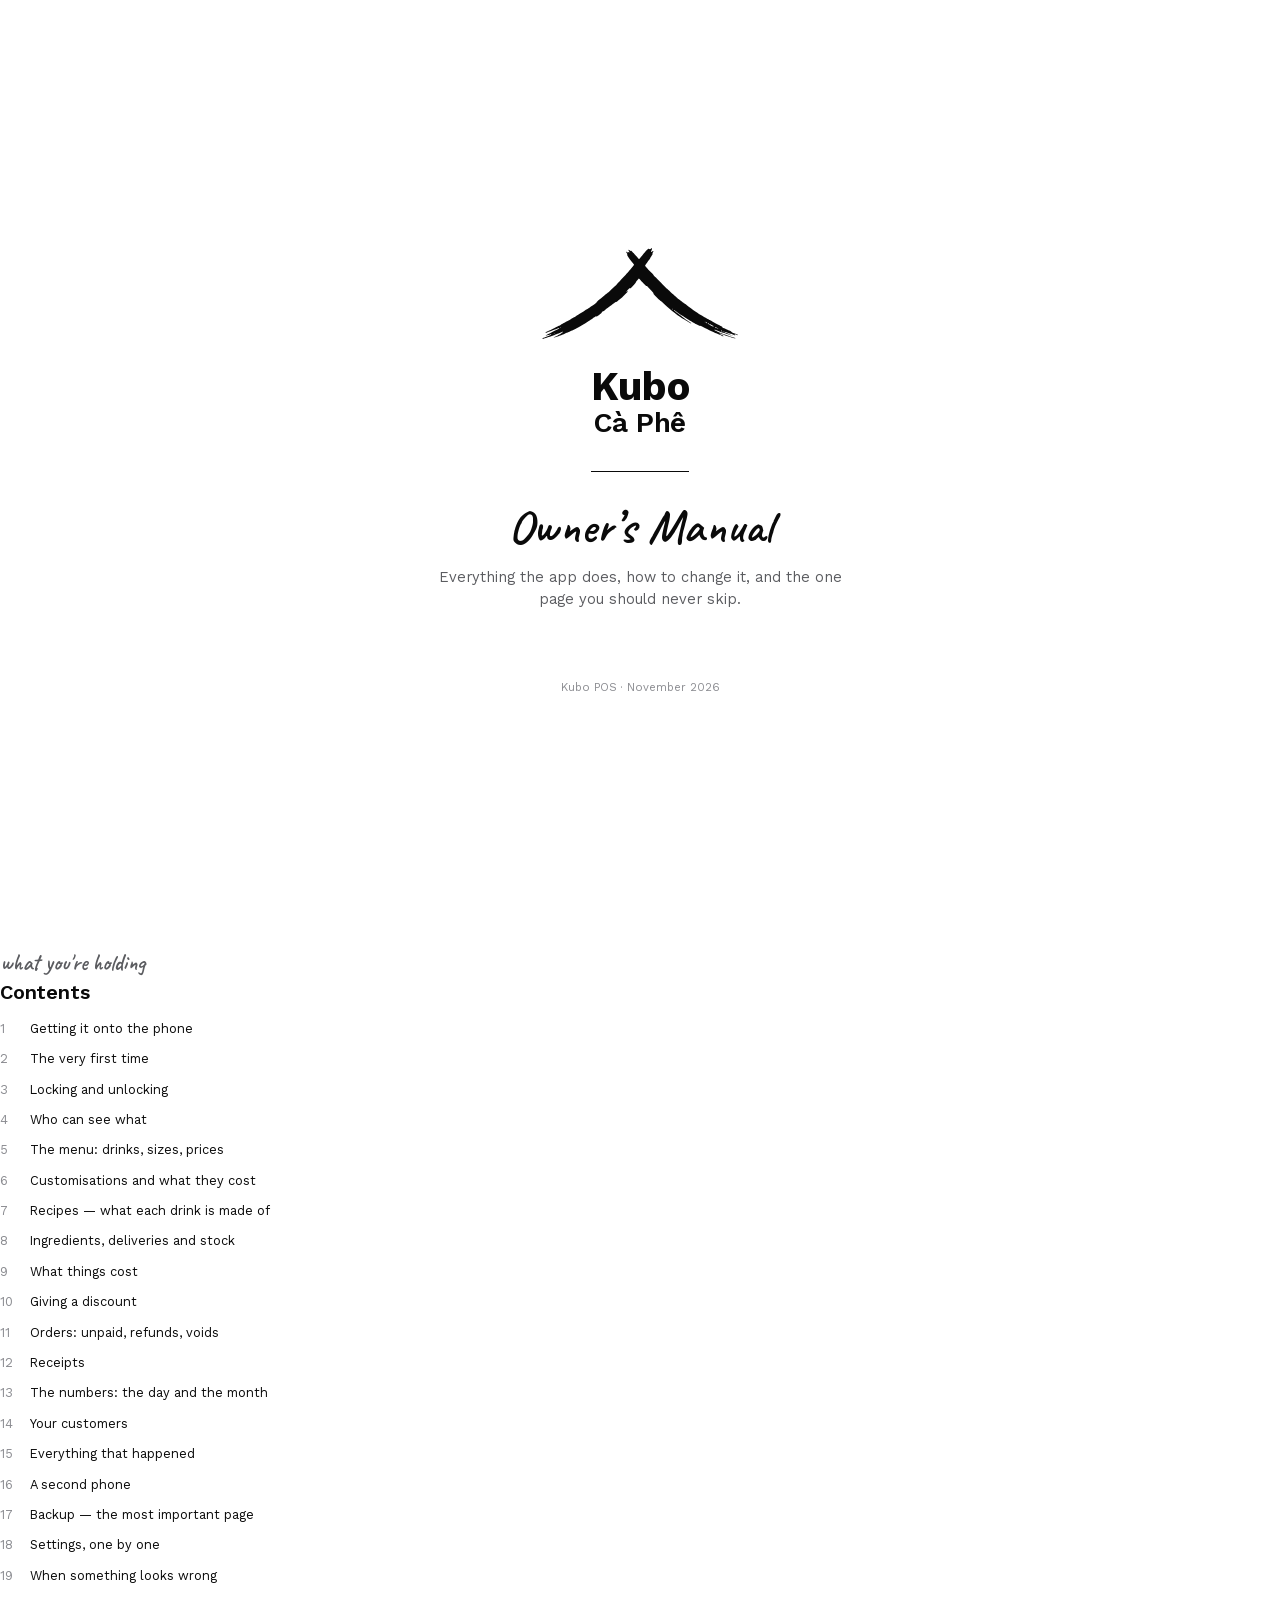
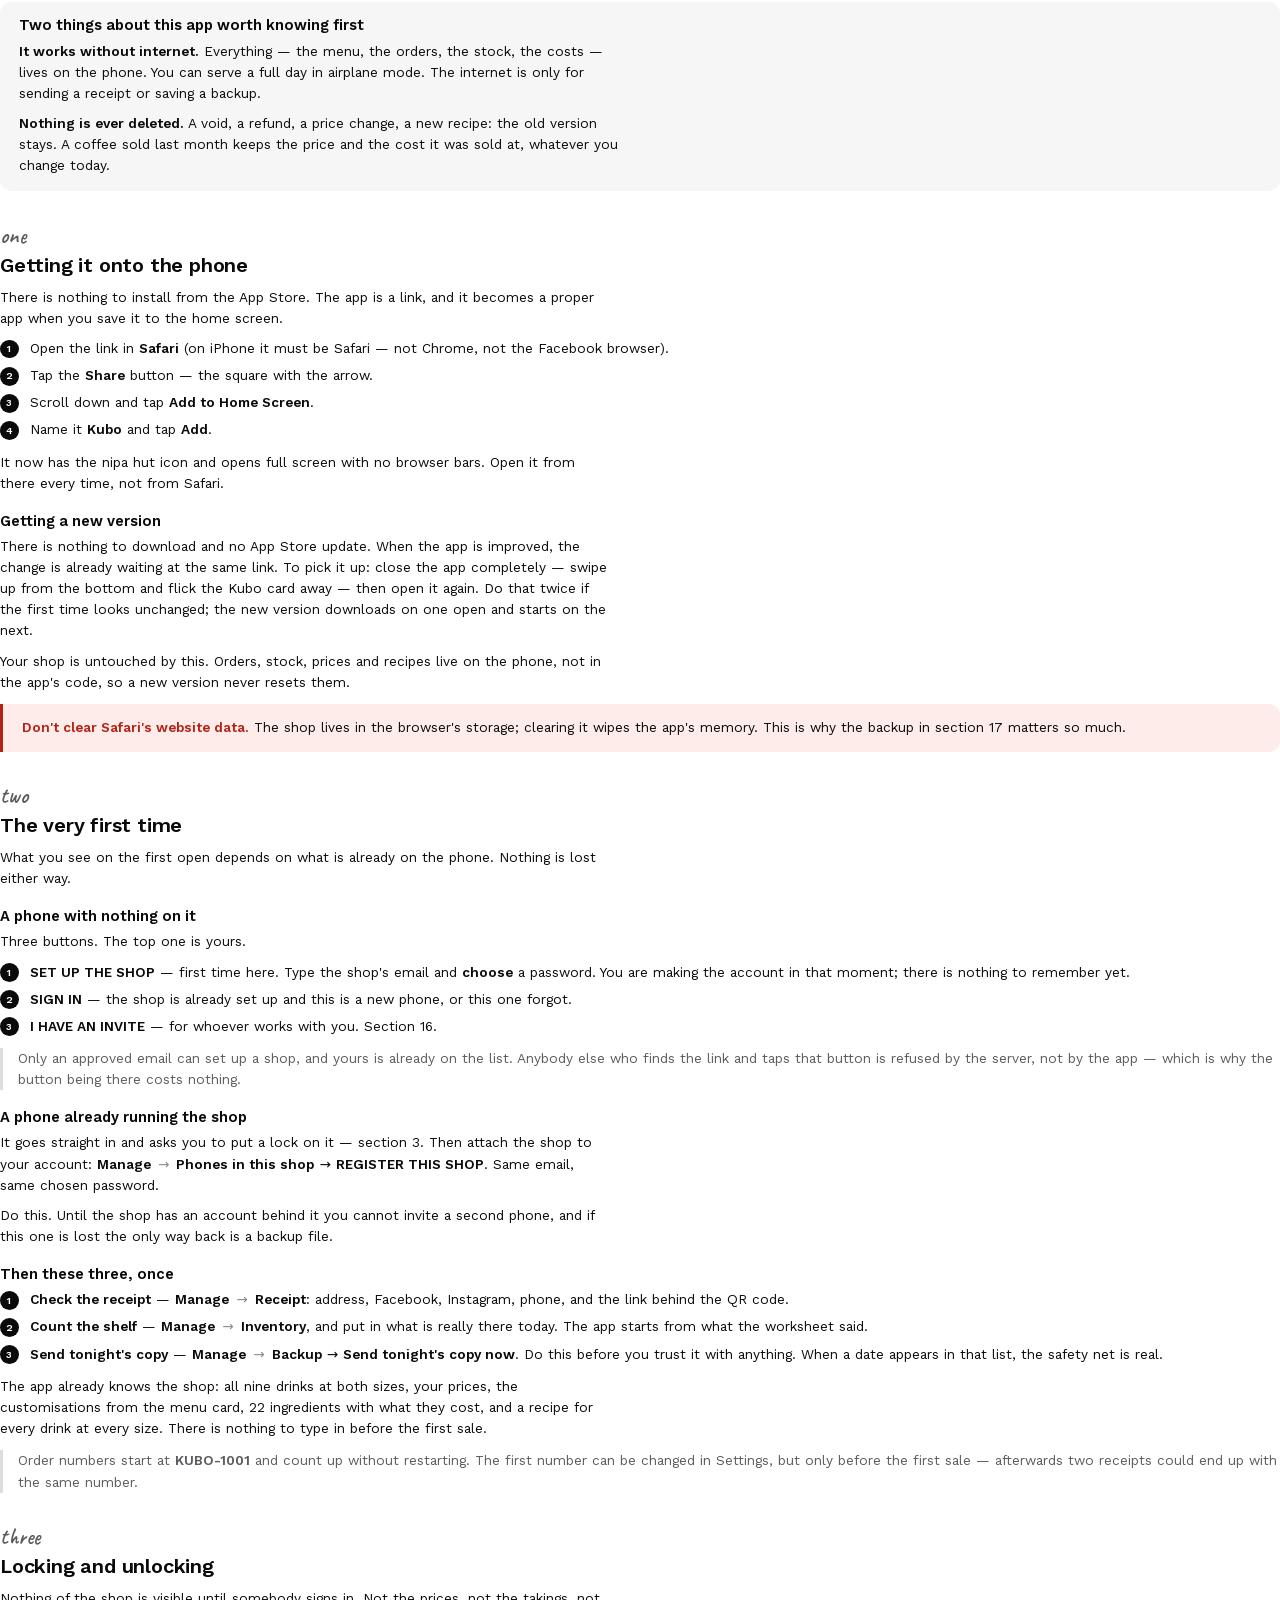
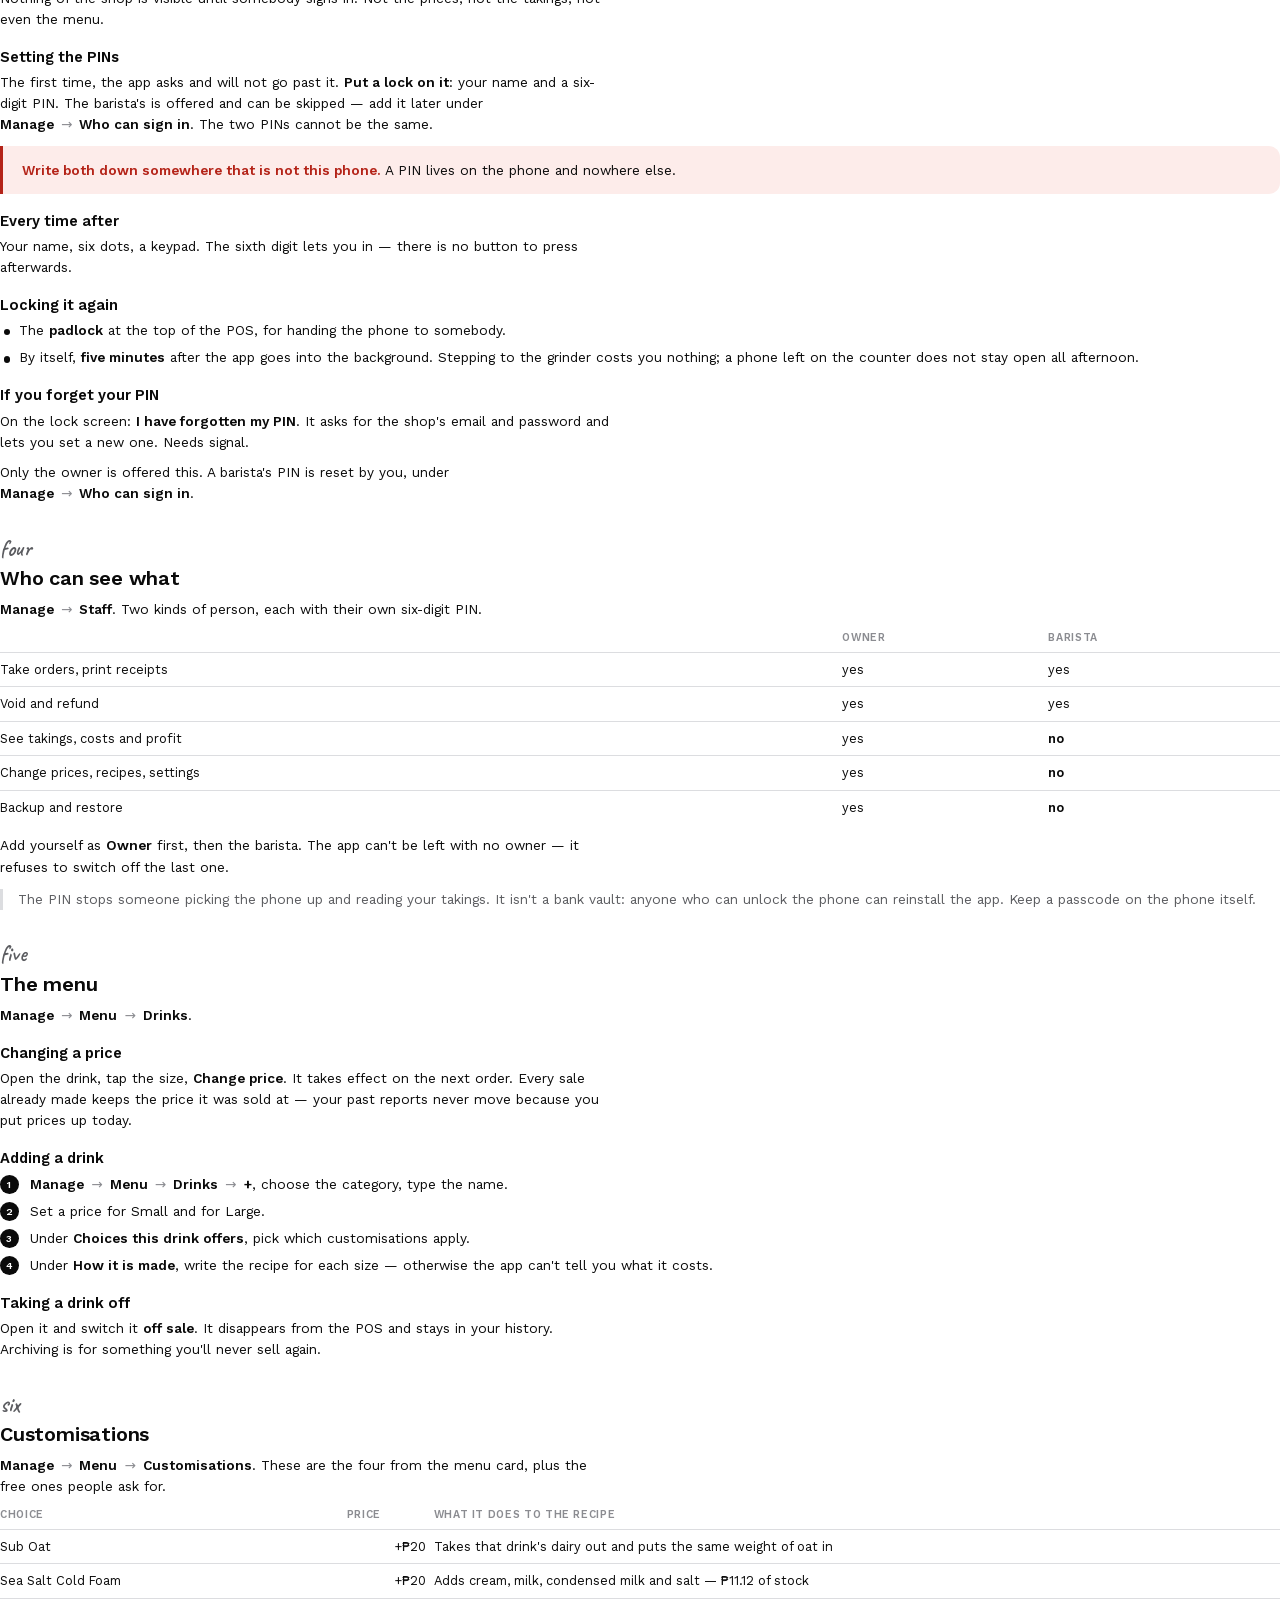
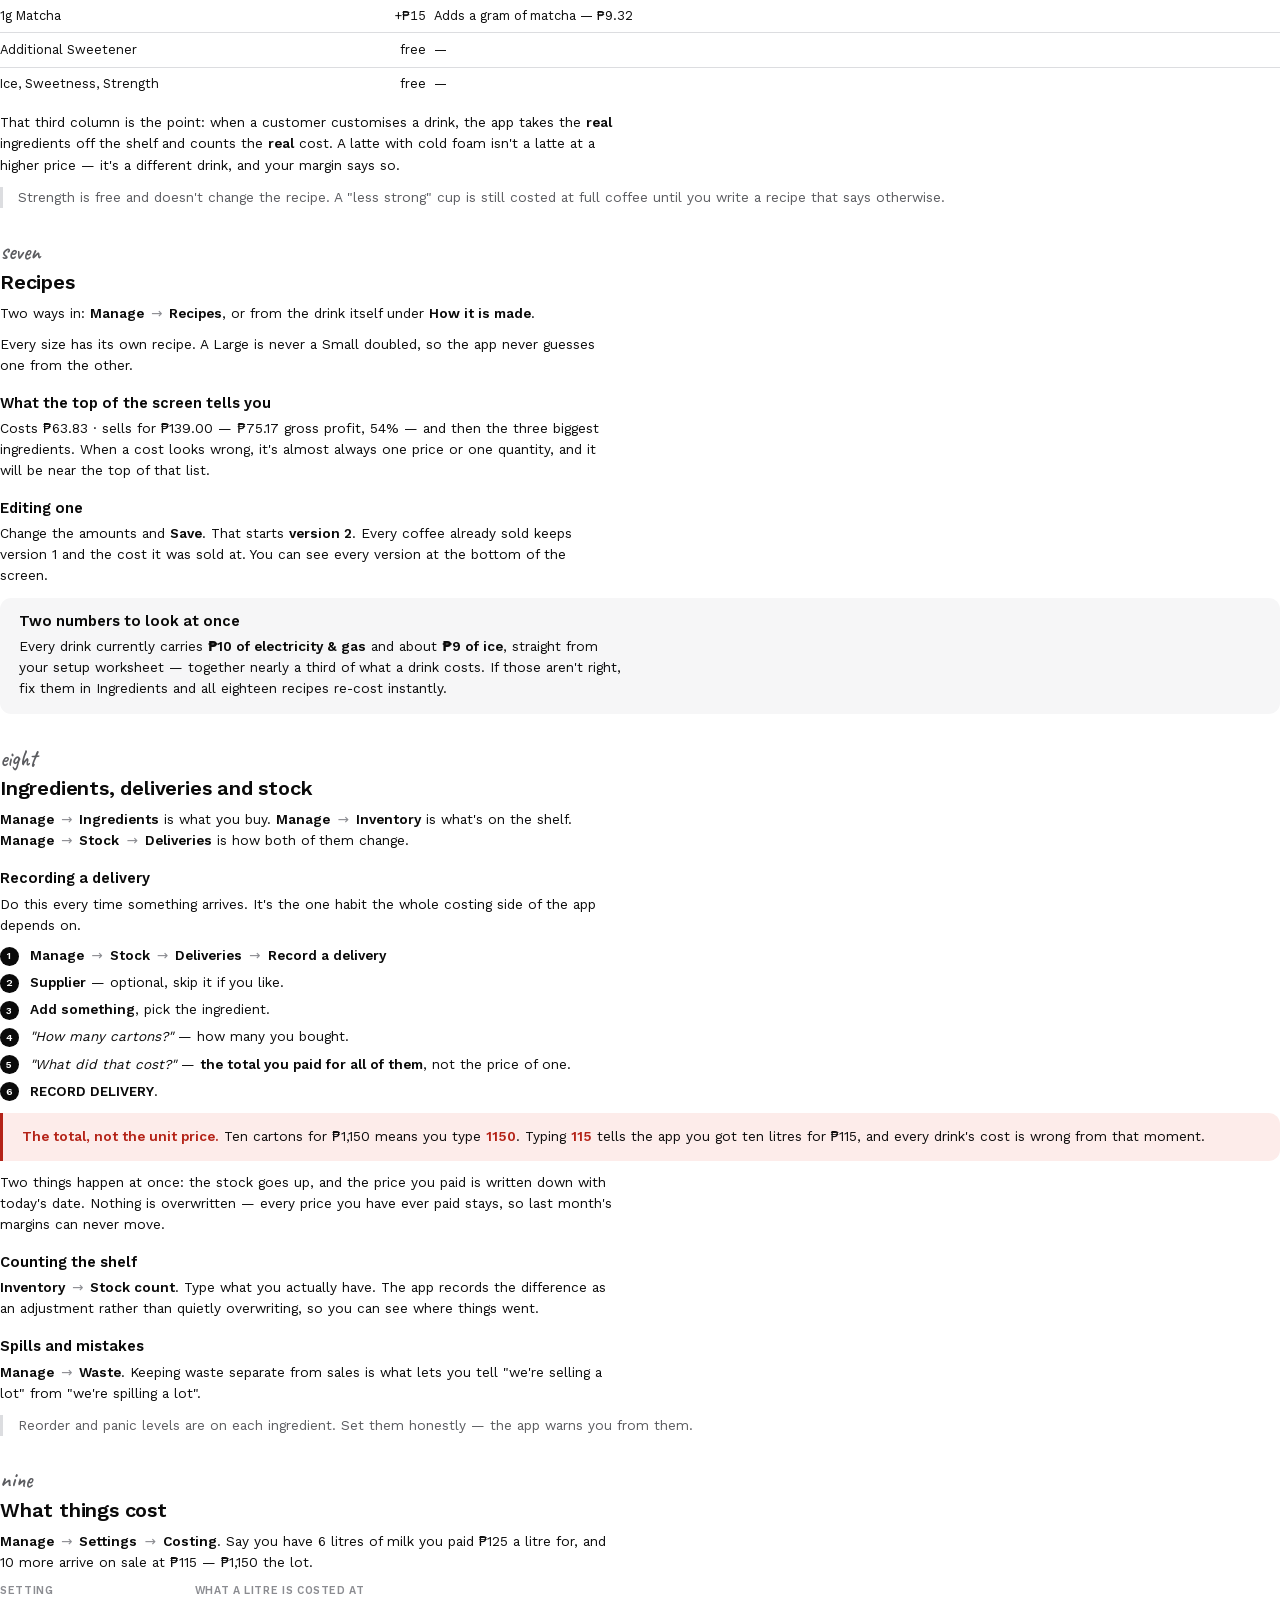
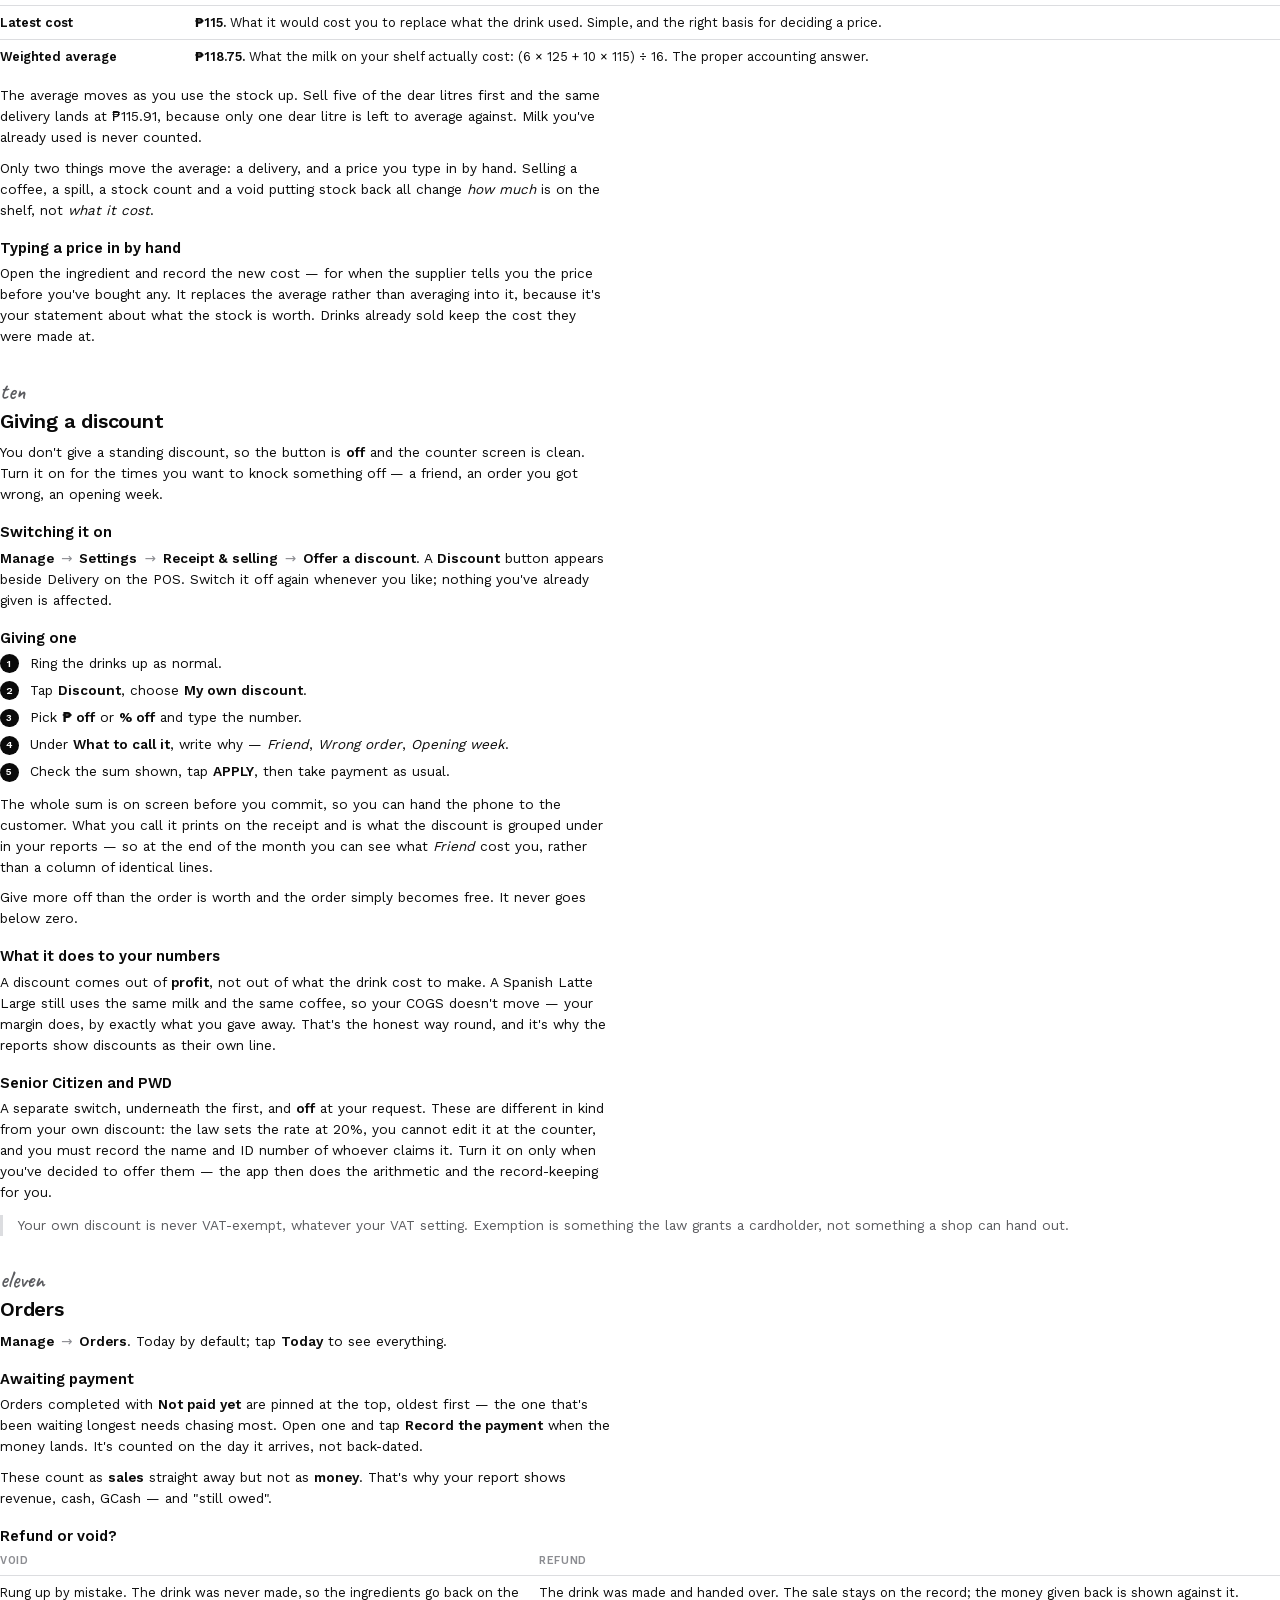
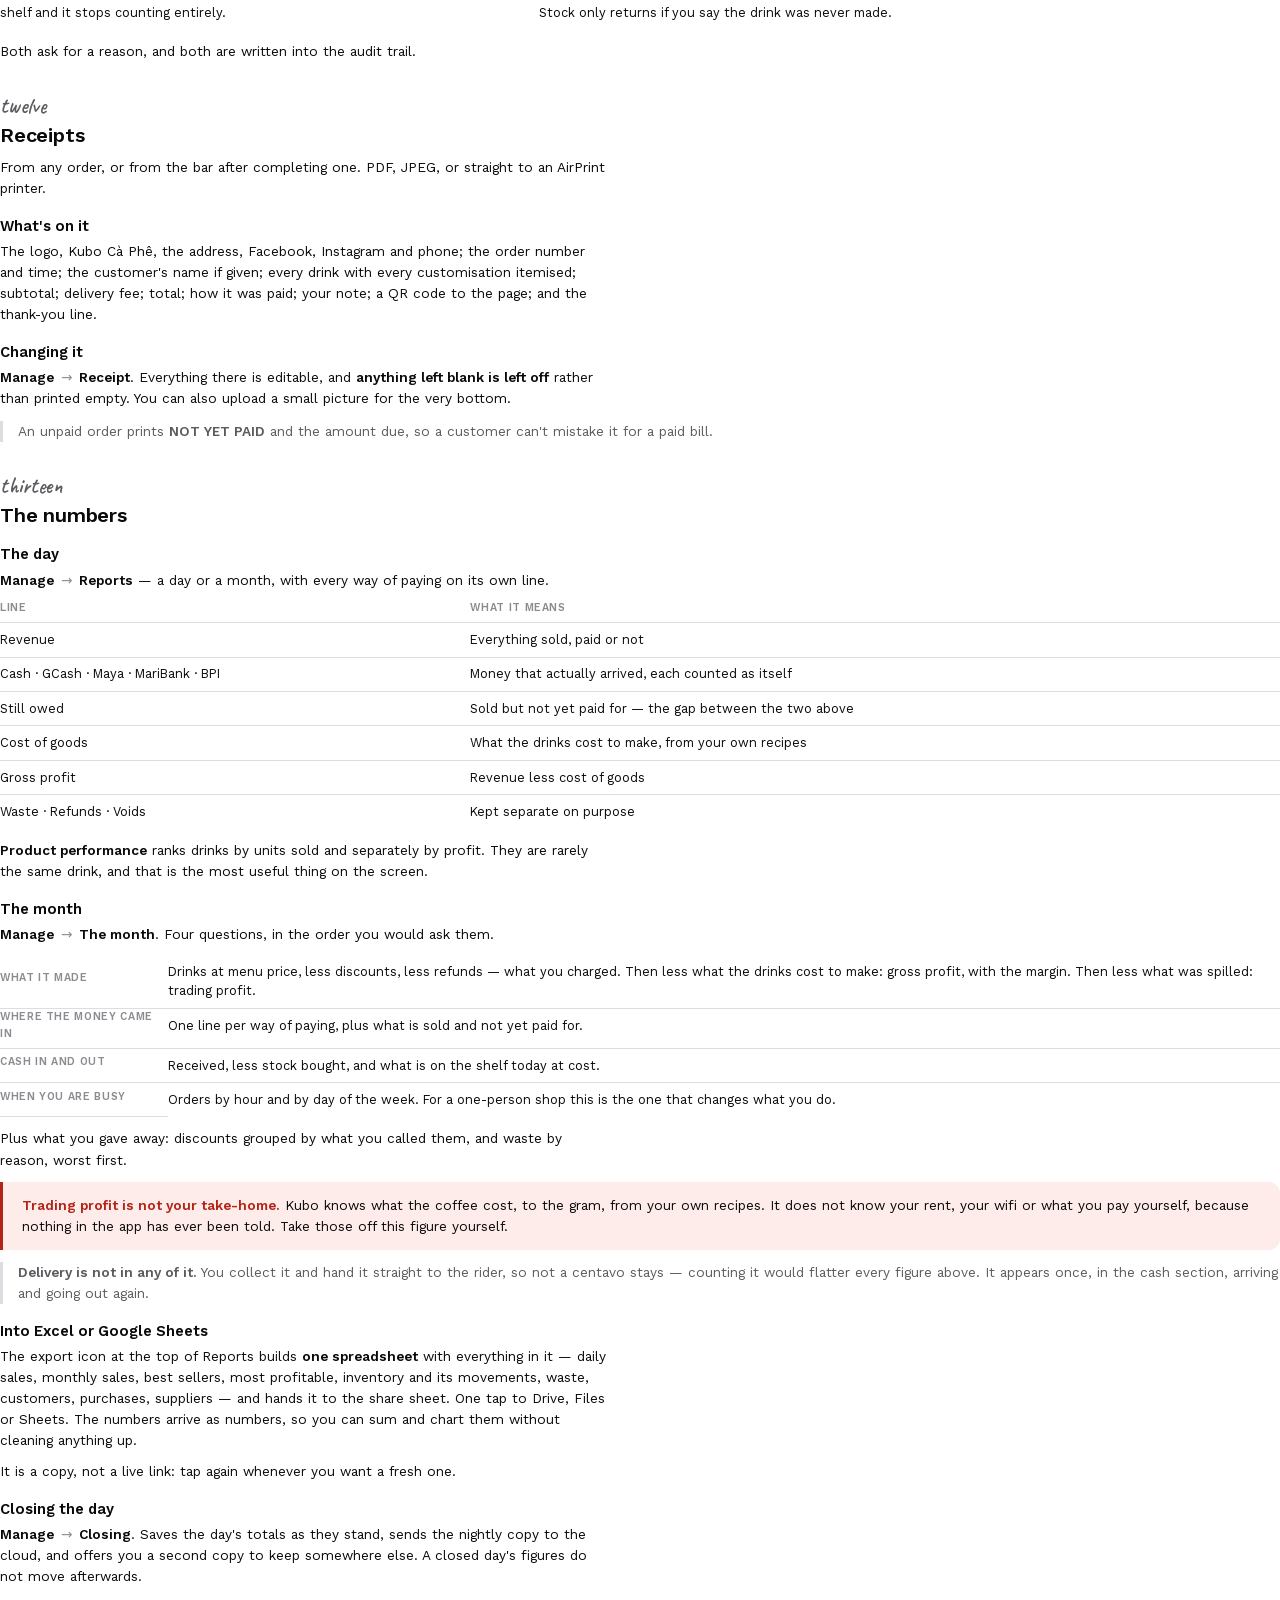
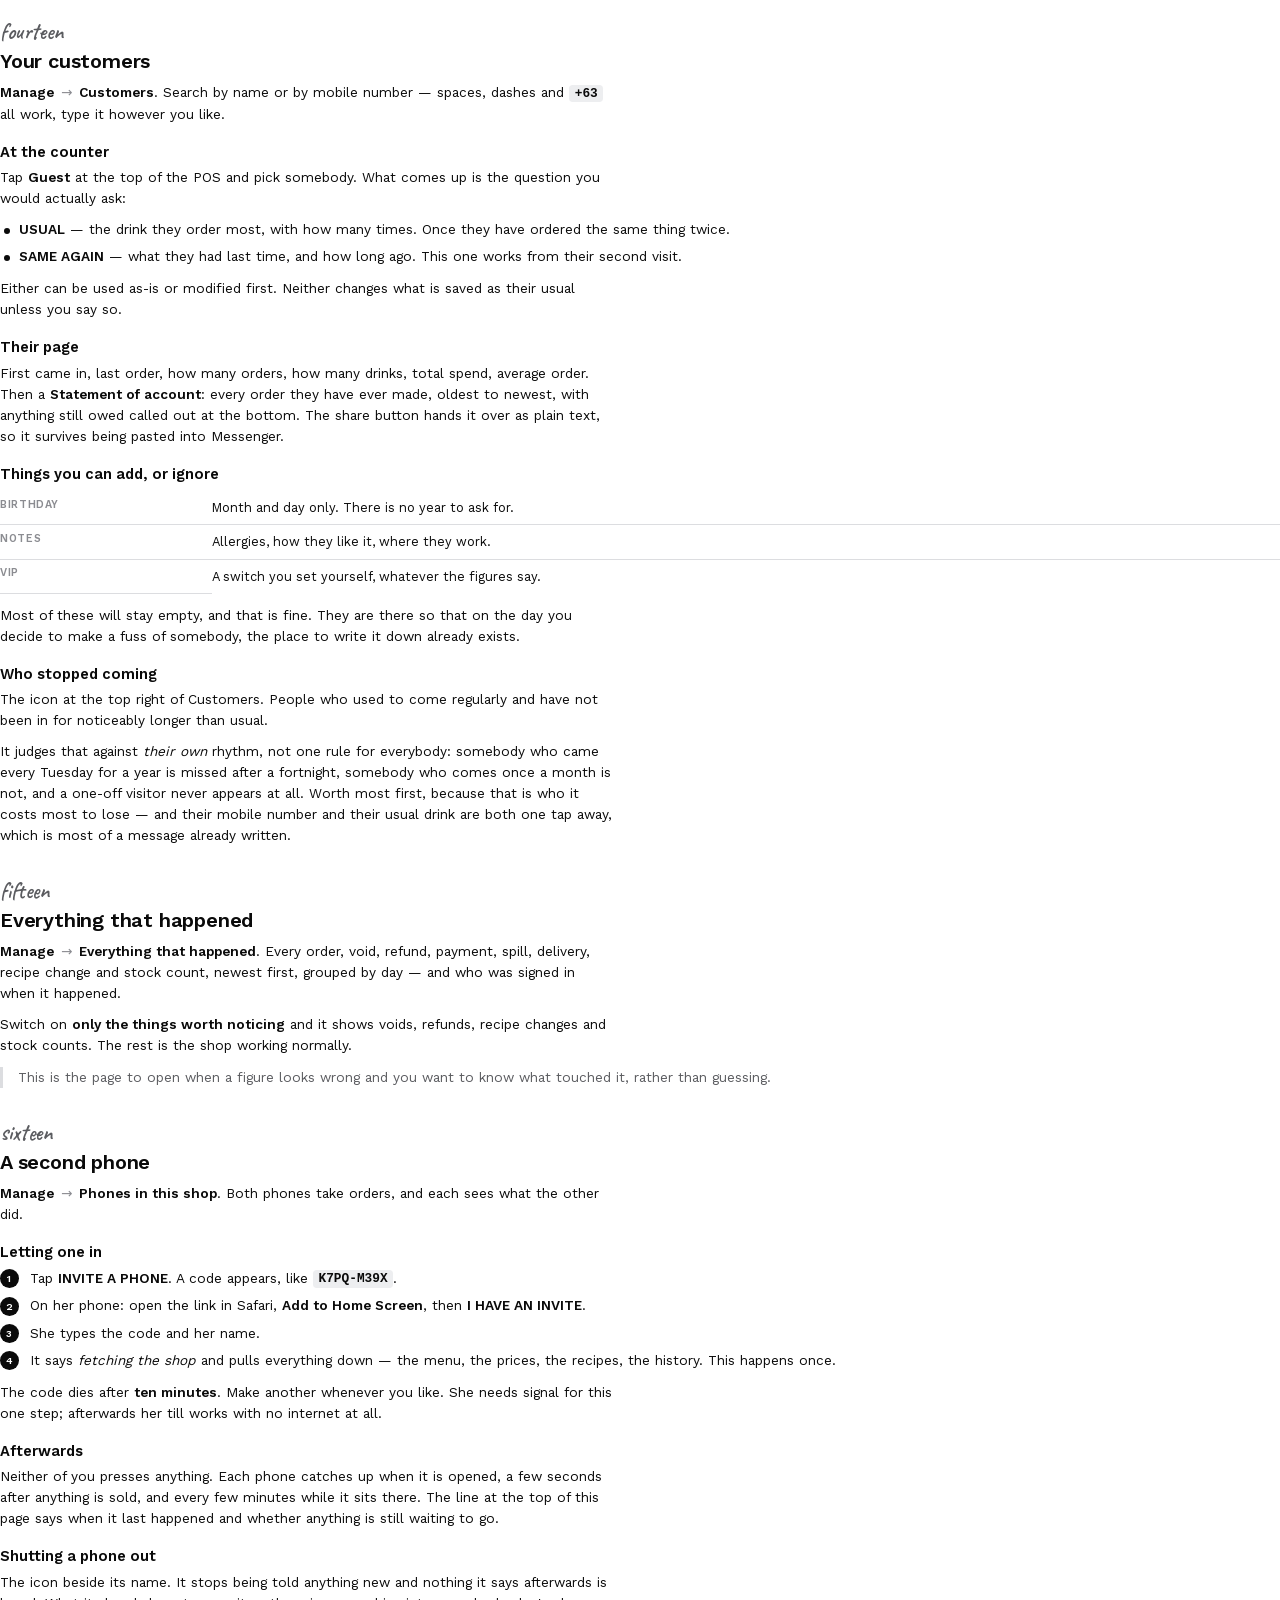
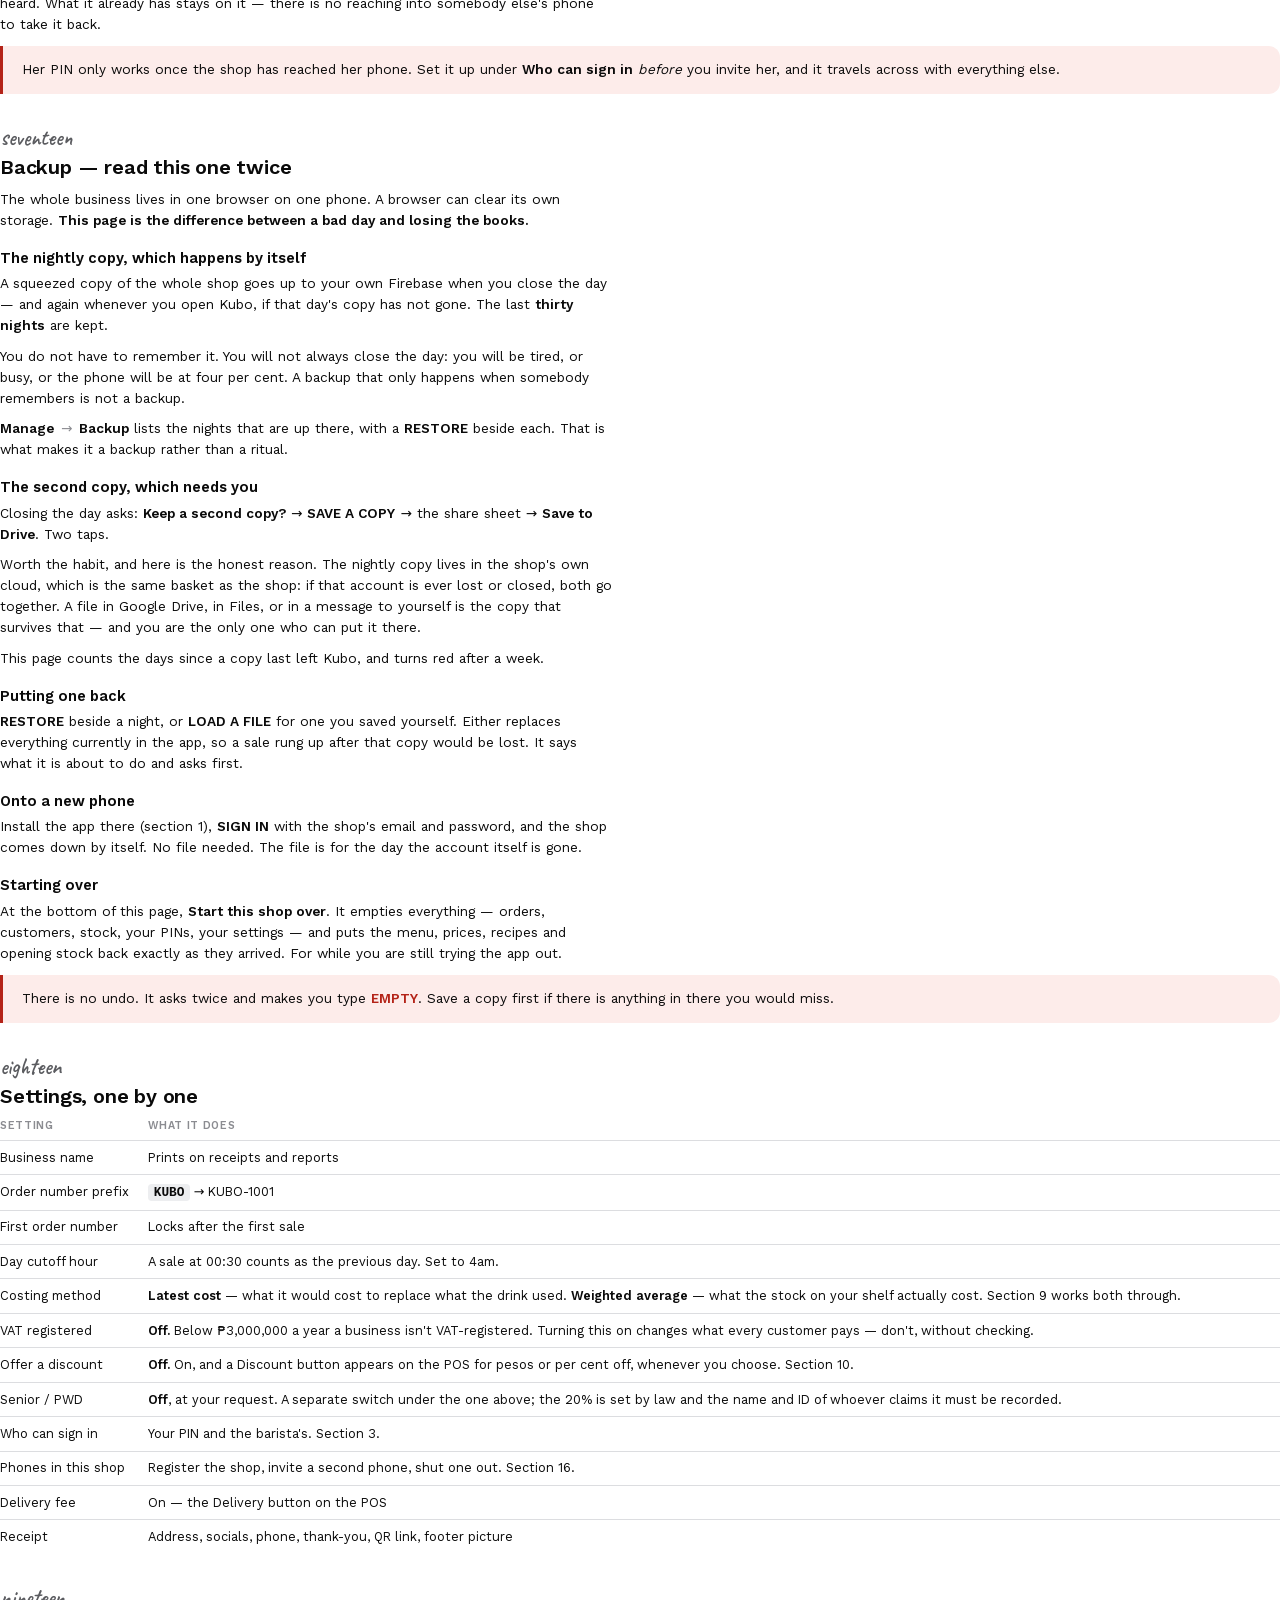
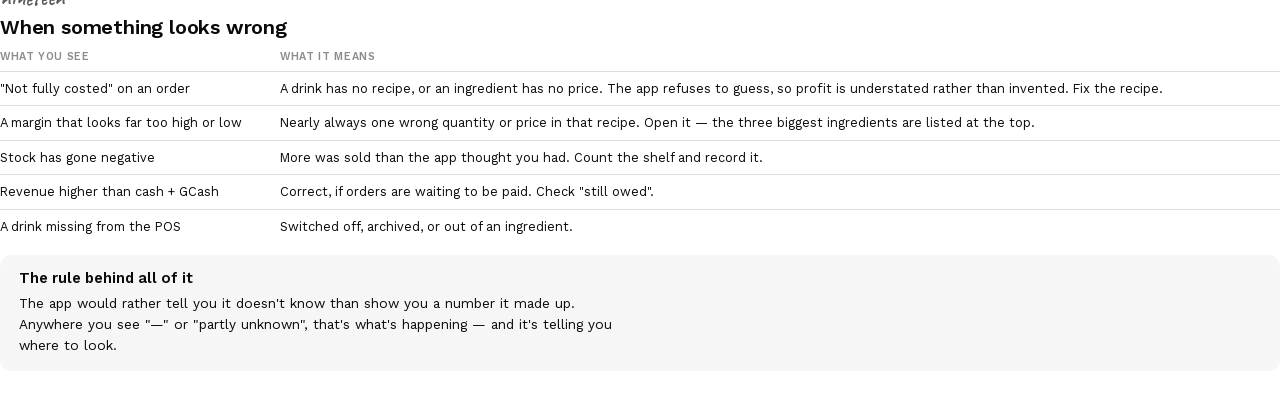
<file: docs/manual/admin.html>
<!doctype html><html lang="en"><head><meta charset="utf-8">
<title>Kubo Cà Phê — Owner’s Manual</title><style>
@font-face{font-family:'Work Sans';src:url([data-uri]) format('woff2');font-weight:100 900;font-style:normal;font-display:block}
@font-face{font-family:'Caveat';src:url([data-uri]) format('woff2');font-weight:400 700;font-style:normal;font-display:block}
:root{
  --paper:#FFFFFF; --panel:#F6F6F7; --sunk:#EDEEF0;
  --ink:#0A0A0A; --muted:#5B5C60; --faint:#8B8C91;
  --hair:#DCDDE0; --alert:#B42318; --alertsoft:#FDECEA;
}
*{box-sizing:border-box}
@page{size:A4; margin:17mm 16mm 16mm 16mm}
html,body{margin:0;padding:0}
body{font-family:'Work Sans',system-ui,sans-serif; color:var(--ink);
  background:var(--paper); font-size:10.2pt; line-height:1.55;
  -webkit-font-smoothing:antialiased}
h1,h2,h3{font-weight:600; line-height:1.2; margin:0}
.hand{font-family:'Caveat',cursive; font-weight:600}
.cover{height:250mm; display:flex; flex-direction:column; justify-content:center;
  align-items:center; text-align:center; page-break-after:always}
.cover svg{width:52mm; margin-bottom:7mm}
.cover .shop{font-size:30pt; font-weight:700; letter-spacing:-.01em; line-height:1.05}
.cover .shop em{display:block; font-style:normal; font-size:21pt; font-weight:600}
.cover .rule{width:26mm; height:1px; background:var(--ink); margin:9mm 0 8mm}
.cover .kind{font-family:'Caveat',cursive; font-weight:600; font-size:36pt; line-height:1}
.cover .who{font-size:11pt; color:var(--muted); margin-top:4mm; max-width:108mm}
.cover .foot{font-size:8.5pt; color:var(--faint); margin-top:18mm}
section{page-break-inside:avoid; margin:0 0 7mm}
.eyebrow{font-family:'Caveat',cursive; font-weight:600; font-size:17pt;
  color:var(--muted); margin-bottom:0}
h2{font-size:15pt; margin-bottom:2.5mm; letter-spacing:-.01em}
h3{font-size:11pt; margin:5mm 0 1.5mm}
p{margin:0 0 2.5mm; max-width:162mm}
.lede{color:var(--muted)}
ol,ul{margin:0 0 3mm}
li{margin-bottom:1.6mm}
ol{counter-reset:step; list-style:none; padding-left:0}
ol>li{counter-increment:step; position:relative; padding-left:8mm}
ol>li::before{content:counter(step); position:absolute; left:0; top:.4mm;
  width:5mm; height:5mm; border-radius:50%; background:var(--ink); color:#fff;
  font-size:7.5pt; font-weight:600; display:flex; align-items:center;
  justify-content:center}
ul{list-style:none; padding-left:0}
ul>li{position:relative; padding-left:5mm}
ul>li::before{content:''; position:absolute; left:1mm; top:2.4mm;
  width:1.6mm; height:1.6mm; border-radius:50%; background:var(--ink)}
b,strong{font-weight:600}
code{font-weight:600; background:var(--sunk); padding:.3mm 1.4mm;
  border-radius:1mm; font-size:9.6pt}
.panel{background:var(--panel); border-radius:3mm; padding:4mm 5mm; margin:3mm 0}
.panel h3{margin-top:0}
.warn{background:var(--alertsoft); border-left:1mm solid var(--alert);
  border-radius:0 3mm 3mm 0; padding:3.5mm 5mm; margin:3mm 0}
.warn b{color:var(--alert)}
.note{border-left:1mm solid var(--hair); padding-left:4mm; margin:3mm 0;
  color:var(--muted)}
table{width:100%; border-collapse:collapse; margin:2mm 0 3mm; font-size:9.6pt}
th{text-align:left; font-weight:600; font-size:8pt; text-transform:uppercase;
  letter-spacing:.06em; color:var(--faint); border-bottom:1px solid var(--hair);
  padding:0 2mm 1.5mm 0}
td{padding:1.8mm 2mm 1.8mm 0; border-bottom:1px solid var(--hair);
  vertical-align:top}
td.num{text-align:right; font-variant-numeric:tabular-nums; white-space:nowrap}
tr:last-child td{border-bottom:none}
.path{font-weight:600; white-space:nowrap}
.path span{color:var(--faint); font-weight:500; margin:0 .8mm}
.pagebreak{page-break-before:always}
.toc td{border:none; padding:1.4mm 2mm 1.4mm 0}
.toc .n{color:var(--faint); width:8mm}
</style></head><body>
<div class="cover"><svg viewBox="0 0 1000 463.09" xmlns="http://www.w3.org/2000/svg"><path fill="#0A0A0A" fill-rule="evenodd" d="M0.96 461.26C0.96 460.43 12.55 455.23 18.7 453.29C26.02 450.99 46.92 441.39 46.95 440.32C46.99 438.63 44.93 438.82 39.31 441.04C36.63 442.09 33.58 442.95 32.52 442.95C31.45 442.95 29.41 443.56 27.96 444.31C24.45 446.12 18.22 447.26 18.22 446.08C18.22 445.57 28.25 440.13 40.51 433.98C52.77 427.84 67.11 420.45 72.39 417.56C77.66 414.66 83.38 411.67 85.09 410.9C88.16 409.51 89.42 406.52 86.93 406.52C86.22 406.52 81.37 408.28 76.14 410.42C70.91 412.57 60.16 416.7 52.25 419.59C44.34 422.48 33.65 426.41 28.5 428.32C21.57 430.88 18.85 431.51 18.05 430.71C17.26 429.91 17.95 429.22 20.71 428.03C27.02 425.33 32.01 422.96 34.52 421.47C35.83 420.69 45.54 415.85 56.09 410.71C66.63 405.58 76.87 400.38 78.84 399.15C80.81 397.93 84.26 396.21 86.51 395.32C88.76 394.44 92.33 392.63 94.44 391.32C96.55 390 101.08 387.46 104.51 385.68C107.93 383.89 113.33 381.01 116.49 379.28C119.65 377.55 124.62 374.86 127.52 373.3C130.42 371.74 138.73 367.04 145.99 362.85C153.24 358.66 160.97 354.23 163.16 353.02C165.35 351.81 168.69 349.62 170.58 348.15C172.47 346.68 174.78 345.2 175.71 344.86C176.64 344.53 181.17 341.8 185.77 338.81C194.89 332.88 210.5 322.76 218.12 317.84C220.76 316.14 225.5 313.32 228.67 311.59C231.83 309.85 235.28 307.68 236.34 306.75C237.39 305.83 240.26 303.84 242.72 302.34C260.48 291.5 278.04 278.57 278.04 276.34C278.04 273.72 288.15 264.62 309.71 247.84C319.77 240.02 330.69 231.08 334.13 227.86C335.19 226.87 337.75 224.97 339.84 223.64C341.92 222.3 351.41 213.54 360.93 204.17C370.45 194.79 379.1 186.33 380.16 185.36C381.21 184.4 385.05 180.15 388.69 175.93C393.98 169.79 408.87 153.85 426.2 135.77C429.16 132.68 450.79 107.62 453.46 104.19C454.76 102.52 458.75 97.85 462.33 93.81C465.91 89.77 468.84 85.95 468.84 85.32C468.84 84.21 463.19 76.88 455.54 68.07C451.88 63.85 448.53 59.44 440.42 48.18C435.23 40.96 431.63 33.34 433.18 32.82C435.24 32.13 434.39 29.18 430.97 25.19C429.12 23.03 427.61 20.8 427.61 20.22C427.61 18.53 430.34 19.02 432.41 21.09C434.68 23.37 436.24 23.56 436.24 21.57C436.24 19.71 439.49 19.71 441.04 21.57C442.44 23.26 444.87 23.49 444.87 21.93C444.87 21.33 443.55 18.53 441.93 15.71C437.61 8.16 439.95 5.92 445.83 11.98C449.13 15.39 451.14 16.18 451.77 14.3C452.4 12.4 456.96 15.36 459.36 19.22C460.62 21.26 462.14 23.05 462.74 23.21C463.33 23.36 466.5 26.51 469.77 30.2C473.04 33.89 477.95 39.29 480.68 42.19C483.41 45.09 487.1 49.29 488.87 51.53C490.65 53.78 492.72 55.61 493.48 55.61C495.07 55.61 495.36 55.33 502.32 46.98C505.17 43.55 508.2 40.1 509.05 39.31C509.9 38.52 511.64 36.36 512.92 34.52C514.2 32.67 515.48 30.94 515.77 30.68C516.06 30.42 519.11 26.99 522.53 23.06C525.96 19.13 531.6 12.95 535.08 9.33C540.64 3.54 541.69 2.84 543.96 3.4C545.37 3.76 546.88 4.68 547.3 5.44C548.4 7.41 552.77 6.13 555.1 3.17C557.51 0.11 560.54 0.54 560.07 3.86C559.89 5.16 558.98 7.96 558.06 10.07C554.82 17.51 553.92 20.2 554.49 20.77C555.34 21.63 560.49 19.28 562.4 17.17C566.6 12.53 568.53 16.63 564.66 21.98C561.67 26.11 561.25 27.78 562.81 29.35C563.46 30 562.88 31.71 561.02 34.57C555.41 43.22 551.29 49.91 551.29 50.37C551.29 51.24 546.15 58.89 543.34 62.2C541.83 63.98 540.11 66.57 539.51 67.95C538.55 70.17 530.75 81.18 529.24 82.45C527.45 83.96 524.36 89.38 524.62 90.55C525.05 92.46 544.92 114.44 557.16 126.55C562.77 132.09 568.05 138 568.9 139.67C569.75 141.35 571.24 142.97 572.2 143.28C573.95 143.83 592.16 161.93 604.57 175.46C613.11 184.76 633.96 205.51 639.5 210.22C641.87 212.24 647.27 217.07 651.49 220.95C655.7 224.83 662.82 231.34 667.31 235.42C671.79 239.49 678.48 245.56 682.17 248.92C689.48 255.56 692.45 257.92 707.57 269.13C713.11 273.23 718.63 277.56 719.84 278.75C721.05 279.94 723.42 281.62 725.11 282.49C728.1 284.02 729.18 284.85 738.67 292.9C746.43 299.48 793.56 332.69 795.14 332.69C795.88 332.69 805.84 338.88 808.64 341.08C810.15 342.27 811.73 343.24 812.16 343.24C812.59 343.24 816.3 345.4 820.42 348.03C824.53 350.67 828.29 352.83 828.77 352.83C829.25 352.83 830.98 353.85 832.61 355.1C834.25 356.35 839.25 359.2 843.73 361.44C848.21 363.67 852.53 366.08 853.34 366.79C854.15 367.51 865.15 373.35 877.79 379.78C890.43 386.21 901.85 392.2 903.16 393.1C904.48 394 908.43 396.1 911.94 397.76C916.9 400.11 918.22 401.16 917.87 402.49C917.52 403.86 919.32 405.1 926.83 408.65C932.01 411.1 938.18 413.85 940.56 414.76C942.93 415.66 945.55 416.99 946.38 417.69C947.22 418.4 948.42 418.98 949.05 418.98C951.47 418.98 962.16 424.07 963.37 425.81C964.98 428.11 967.96 429.63 981.18 434.94C996.23 440.97 998.99 442.31 999.02 443.64C999.03 444.41 995.77 443.67 989.49 441.48C978.56 437.68 978.91 437.74 978.91 439.44C978.91 440.15 980.01 441.23 981.36 441.84C984.24 443.16 983.53 445.23 980.5 444.32C979.36 443.98 975.19 442.17 971.24 440.31C967.28 438.44 962.5 436.8 960.61 436.66C958.72 436.52 952.6 434.69 947.02 432.58C933.97 427.67 930.97 426.98 930.97 428.93C930.97 429.76 932.32 430.79 934.08 431.31C938.31 432.53 952.81 438.5 958.48 441.34C961.01 442.61 964.71 444.17 966.68 444.81C968.66 445.45 970.28 446.42 970.28 446.97C970.28 447.51 969.71 447.73 969.01 447.46C968.31 447.2 961.29 444.71 953.43 441.94C945.56 439.18 935.67 435.69 931.45 434.19C927.23 432.69 923.2 431.46 922.48 431.45C921.77 431.45 919.83 430.86 918.17 430.14C916.51 429.42 911.27 427.61 906.52 426.12C901.77 424.63 897.24 423.1 896.45 422.73C890.2 419.79 880.54 416.11 879.07 416.11C875.84 416.11 877.19 418.66 881.35 420.41C883.59 421.36 888.88 423.79 893.1 425.82C897.32 427.84 905.51 431.18 911.31 433.23C917.11 435.29 925.53 438.33 930.01 440C934.49 441.66 940.75 443.9 943.91 444.98C947.08 446.05 950.53 447.32 951.58 447.8C954.32 449.04 965.48 452.8 975.55 455.87C985.44 458.88 988.46 460.8 981.78 459.82C976.97 459.12 967.23 456.33 957.81 452.97C954.39 451.74 946.84 449.36 941.04 447.68C935.23 446 930.04 444.27 929.5 443.84C928.23 442.84 906.91 435.3 905.32 435.29C903.07 435.28 904.12 438.2 906.76 439.31C915.62 443.02 923.3 446.95 923.3 447.76C923.3 449.11 920.72 448.93 917.21 447.33C915.55 446.58 909.88 444.15 904.6 441.94C899.33 439.73 892.31 436.68 889 435.16C885.69 433.65 882.73 432.41 882.42 432.41C879.75 432.41 826.55 406.71 812.23 398.5C805.54 394.67 804.77 394.45 804.14 396.21C803.82 397.08 802.29 396.72 798.54 394.88C795.71 393.49 789.72 390.61 785.23 388.48C780.75 386.36 774.5 382.94 771.33 380.88C768.17 378.82 761.7 374.6 756.95 371.5C752.21 368.4 746.16 364.73 743.53 363.34C736.91 359.84 726.92 353.62 716.68 346.62C697.37 333.42 684.73 324.5 679.07 320.09C672.72 315.14 670.8 314.4 671.32 317.11C671.62 318.68 680.01 325.4 703.26 342.69C708.53 346.62 715.22 351.69 718.12 353.96C721.01 356.24 726.13 359.94 729.48 362.19C732.82 364.44 737.36 367.73 739.55 369.5C741.74 371.27 744.82 373.43 746.4 374.3C756.42 379.81 758.9 381.47 759.18 382.88C759.41 384.07 759.06 384.28 757.74 383.74C754.01 382.22 743.05 375.63 743.05 374.92C743.05 374.5 741.86 373.91 740.41 373.6C738.96 373.29 731.84 369.13 724.59 364.37C717.34 359.6 711.22 355.7 711 355.7C709.43 355.7 673.15 329.54 662.03 320.39C643.49 305.13 629.33 292.49 614.88 278.28C609.91 273.41 605.25 269.42 604.51 269.42C603.06 269.42 589.67 257.06 575.48 242.61C567.89 234.9 566.64 233.19 567.08 231.11C567.52 229 565.97 227.01 555.85 216.64C549.39 210.03 541.95 201.94 539.31 198.67C534.56 192.77 532.71 191.6 531.82 193.91C531.23 195.45 511.45 175.94 501.71 164.19C497.66 159.31 493.8 155.32 493.14 155.32C492.48 155.32 490.73 156.9 489.25 158.84C487.78 160.77 484.74 164.38 482.5 166.85C480.26 169.32 478.43 171.97 478.43 172.75C478.43 174.88 471.82 183.29 461.15 194.75C451.97 204.6 447.79 207.71 446.99 205.3C446.25 203.1 444.25 204.4 438.4 210.87C432.02 217.92 431.26 219.56 434.32 219.56C435.46 219.56 436.24 220.2 436.24 221.13C436.24 223 404.82 254.6 399.33 258.26C397.22 259.67 392.69 263.2 389.26 266.12C378.39 275.37 376.51 276.69 376.08 275.4C375.44 273.5 373.75 274 370.61 277.03C369 278.58 361 284.81 352.83 290.88C344.65 296.94 337.51 302.3 336.95 302.79C336.39 303.27 334.88 304.23 333.59 304.9C332.31 305.58 330.39 306.94 329.34 307.93C321.32 315.45 313.86 321.29 311.74 321.72C306.65 322.75 304.41 324.49 304.41 327.41C304.41 330.29 301.22 333.28 288.78 342.05C279.54 348.56 278.01 349.34 276.83 348.16C275.02 346.35 272.79 346.93 269.89 349.95C268.38 351.53 266.43 352.83 265.57 352.83C264.7 352.83 262.96 353.93 261.69 355.29C260.42 356.64 257.86 358.65 256.01 359.75C254.15 360.86 250.31 363.53 247.46 365.69C244.62 367.84 240.41 370.69 238.12 372C235.82 373.32 229.74 376.99 224.6 380.15C219.46 383.32 213.72 386.77 211.84 387.82C209.97 388.88 206.16 391.04 203.37 392.62C172.53 410.14 163.07 415.15 149.09 421.41C145.93 422.82 141.76 424.8 139.83 425.81C137.9 426.81 133.8 428.44 130.72 429.43C124.82 431.32 115.14 435.52 106.9 439.77C105.85 440.31 101.53 441.96 97.32 443.44C93.1 444.92 84.9 447.83 79.1 449.92C67.59 454.04 60.11 456.32 59.59 455.85C58.73 455.08 60.76 453.53 64.01 452.48C69.33 450.75 82.54 443.99 85.6 441.43C87.06 440.2 89.76 438.91 91.59 438.57C93.87 438.14 94.92 437.42 94.92 436.28C94.92 435.14 96.89 433.78 101.15 431.96C104.58 430.51 107.38 428.72 107.38 427.98C107.38 426.12 105.83 426.34 99.23 429.15C89.5 433.3 66.88 441.89 64.06 442.51C62.59 442.84 61.14 443.5 60.84 443.99C60.54 444.47 59.43 444.87 58.38 444.87C57.34 444.87 51.86 446.55 46.22 448.61C31.49 453.97 5.41 462.13 3 462.13C1.88 462.13 0.96 461.74 0.96 461.26ZM63.28 433.84C63.28 433.05 62.63 432.41 61.84 432.41C61.05 432.41 60.4 433.05 60.4 433.84C60.4 434.64 61.05 435.28 61.84 435.28C62.63 435.28 63.28 434.64 63.28 433.84ZM929.05 427.13C929.05 426.34 928.4 425.7 927.61 425.7C926.82 425.7 926.17 426.34 926.17 427.13C926.17 427.92 926.82 428.57 927.61 428.57C928.4 428.57 929.05 427.92 929.05 427.13ZM924.26 425.22C924.26 424.42 923.61 423.78 922.82 423.78C922.03 423.78 921.38 424.42 921.38 425.22C921.38 426.01 922.03 426.65 922.82 426.65C923.61 426.65 924.26 426.01 924.26 425.22ZM917.55 423.45C917.55 422.24 913.75 419.94 911.75 419.94C909.97 419.94 910.86 422.54 912.99 423.57C915.98 425.01 917.55 424.97 917.55 423.45ZM896.45 408.92C896.45 408.12 895.6 407.48 894.53 407.48C893.47 407.48 892.62 408.12 892.62 408.92C892.62 409.72 893.47 410.35 894.53 410.35C895.6 410.35 896.45 409.72 896.45 408.92ZM890.7 407.08C890.7 405.63 883.49 401.73 880.81 401.73C877.62 401.73 879.28 404.29 883.75 406.25C889.29 408.68 890.7 408.85 890.7 407.08ZM93.96 405.08C93.96 404.29 93.31 403.64 92.52 403.64C91.73 403.64 91.08 404.29 91.08 405.08C91.08 405.87 91.73 406.52 92.52 406.52C93.31 406.52 93.96 405.87 93.96 405.08ZM873.42 398.61C873.41 397.47 854.5 387.34 852.39 387.34C850.28 387.34 851.54 389.82 854.51 391.53C867.95 399.28 873.46 401.34 873.42 398.61ZM850.43 387.21C850.43 385.9 847.56 383.58 845.88 383.54C844.09 383.49 844.43 386.15 846.36 387.27C848.6 388.58 850.43 388.55 850.43 387.21ZM841.8 382.25C841.8 381.07 836.13 377.76 834.1 377.76C831.98 377.76 833.4 380.4 836.29 381.84C840.15 383.76 841.8 383.88 841.8 382.25ZM831.26 376.32C831.26 375.53 830.61 374.88 829.82 374.88C829.03 374.88 828.38 375.53 828.38 376.32C828.38 377.11 829.03 377.76 829.82 377.76C830.61 377.76 831.26 377.11 831.26 376.32ZM666.35 311.12C666.35 310.33 665.7 309.68 664.91 309.68C664.12 309.68 663.47 310.33 663.47 311.12C663.47 311.91 664.12 312.56 664.91 312.56C665.7 312.56 666.35 311.91 666.35 311.12ZM431.45 221.96C431.45 221.16 430.8 220.52 430.01 220.52C429.22 220.52 428.57 221.16 428.57 221.96C428.57 222.75 429.22 223.39 430.01 223.39C430.8 223.39 431.45 222.75 431.45 221.96Z"/></svg>
  <div class="shop">Kubo<em>Cà Phê</em></div>
  <div class="rule"></div>
  <div class="kind">Owner’s Manual</div>
  <div class="who">Everything the app does, how to change it, and the one page you should never skip.</div>
  <div class="foot">Kubo POS · November 2026</div>
</div>

<section>
  <div class="eyebrow">what you're holding</div>
  <h2>Contents</h2>
  <table class="toc">
    <tr><td class="n">1</td><td>Getting it onto the phone</td></tr>
    <tr><td class="n">2</td><td>The very first time</td></tr>
    <tr><td class="n">3</td><td>Locking and unlocking</td></tr>
    <tr><td class="n">4</td><td>Who can see what</td></tr>
    <tr><td class="n">5</td><td>The menu: drinks, sizes, prices</td></tr>
    <tr><td class="n">6</td><td>Customisations and what they cost</td></tr>
    <tr><td class="n">7</td><td>Recipes — what each drink is made of</td></tr>
    <tr><td class="n">8</td><td>Ingredients, deliveries and stock</td></tr>
    <tr><td class="n">9</td><td>What things cost</td></tr>
    <tr><td class="n">10</td><td>Giving a discount</td></tr>
    <tr><td class="n">11</td><td>Orders: unpaid, refunds, voids</td></tr>
    <tr><td class="n">12</td><td>Receipts</td></tr>
    <tr><td class="n">13</td><td>The numbers: the day and the month</td></tr>
    <tr><td class="n">14</td><td>Your customers</td></tr>
    <tr><td class="n">15</td><td>Everything that happened</td></tr>
    <tr><td class="n">16</td><td>A second phone</td></tr>
    <tr><td class="n">17</td><td>Backup — the most important page</td></tr>
    <tr><td class="n">18</td><td>Settings, one by one</td></tr>
    <tr><td class="n">19</td><td>When something looks wrong</td></tr>
  </table>
  <div class="panel">
    <h3>Two things about this app worth knowing first</h3>
    <p><b>It works without internet.</b> Everything — the menu, the orders,
    the stock, the costs — lives on the phone. You can serve a full day in
    airplane mode. The internet is only for sending a receipt or saving a
    backup.</p>
    <p style="margin:0"><b>Nothing is ever deleted.</b> A void, a refund, a
    price change, a new recipe: the old version stays. A coffee sold last
    month keeps the price and the cost it was sold at, whatever you change
    today.</p>
  </div>
</section>

<section class="pagebreak">
  <div class="eyebrow">one</div>
  <h2>Getting it onto the phone</h2>
  <p>There is nothing to install from the App Store. The app is a link, and
  it becomes a proper app when you save it to the home screen.</p>
  <ol>
    <li>Open the link in <b>Safari</b> (on iPhone it must be Safari — not
      Chrome, not the Facebook browser).</li>
    <li>Tap the <b>Share</b> button — the square with the arrow.</li>
    <li>Scroll down and tap <b>Add to Home Screen</b>.</li>
    <li>Name it <b>Kubo</b> and tap <b>Add</b>.</li>
  </ol>
  <p>It now has the nipa hut icon and opens full screen with no browser bars.
  Open it from there every time, not from Safari.</p>
  <h3>Getting a new version</h3>
  <p>There is nothing to download and no App Store update. When the app is
  improved, the change is already waiting at the same link. To pick it up:
  close the app completely — swipe up from the bottom and flick the Kubo card
  away — then open it again. Do that twice if the first time looks unchanged;
  the new version downloads on one open and starts on the next.</p>
  <p>Your shop is untouched by this. Orders, stock, prices and recipes live on
  the phone, not in the app's code, so a new version never resets them.</p>
  <div class="warn"><b>Don't clear Safari's website data.</b> The shop lives
  in the browser's storage; clearing it wipes the app's memory. This is why
  the backup in section 17 matters so much.</div>
</section>

<section>
  <div class="eyebrow">two</div>
  <h2>The very first time</h2>
  <p>What you see on the first open depends on what is already on the phone.
  Nothing is lost either way.</p>

  <h3>A phone with nothing on it</h3>
  <p>Three buttons. The top one is yours.</p>
  <ol>
    <li><b>SET UP THE SHOP</b> — first time here. Type the shop's email and
      <b>choose</b> a password. You are making the account in that moment;
      there is nothing to remember yet.</li>
    <li><b>SIGN IN</b> — the shop is already set up and this is a new phone,
      or this one forgot.</li>
    <li><b>I HAVE AN INVITE</b> — for whoever works with you. Section 16.</li>
  </ol>
  <div class="note">Only an approved email can set up a shop, and yours is
  already on the list. Anybody else who finds the link and taps that button
  is refused by the server, not by the app — which is why the button being
  there costs nothing.</div>

  <h3>A phone already running the shop</h3>
  <p>It goes straight in and asks you to put a lock on it — section 3. Then
  attach the shop to your account: <span class="path">Manage <span>→</span>
  Phones in this shop</span> → <b>REGISTER THIS SHOP</b>. Same email, same
  chosen password.</p>
  <p>Do this. Until the shop has an account behind it you cannot invite a
  second phone, and if this one is lost the only way back is a backup file.</p>

  <h3>Then these three, once</h3>
  <ol>
    <li><b>Check the receipt</b> — <span class="path">Manage <span>→</span>
      Receipt</span>: address, Facebook, Instagram, phone, and the link
      behind the QR code.</li>
    <li><b>Count the shelf</b> — <span class="path">Manage <span>→</span>
      Inventory</span>, and put in what is really there today. The app
      starts from what the worksheet said.</li>
    <li><b>Send tonight's copy</b> — <span class="path">Manage <span>→</span>
      Backup</span> → <b>Send tonight's copy now</b>. Do this before you
      trust it with anything. When a date appears in that list, the safety
      net is real.</li>
  </ol>
  <p>The app already knows the shop: all nine drinks at both sizes, your
  prices, the customisations from the menu card, 22 ingredients with what
  they cost, and a recipe for every drink at every size. There is nothing to
  type in before the first sale.</p>
  <div class="note">Order numbers start at <b>KUBO-1001</b> and count up
  without restarting. The first number can be changed in Settings, but only
  before the first sale — afterwards two receipts could end up with the same
  number.</div>
</section>

<section class="pagebreak">
  <div class="eyebrow">three</div>
  <h2>Locking and unlocking</h2>
  <p>Nothing of the shop is visible until somebody signs in. Not the prices,
  not the takings, not even the menu.</p>

  <h3>Setting the PINs</h3>
  <p>The first time, the app asks and will not go past it. <b>Put a lock on
  it</b>: your name and a six-digit PIN. The barista's is offered and can be
  skipped — add it later under <span class="path">Manage <span>→</span> Who
  can sign in</span>. The two PINs cannot be the same.</p>
  <div class="warn"><b>Write both down somewhere that is not this phone.</b>
  A PIN lives on the phone and nowhere else.</div>

  <h3>Every time after</h3>
  <p>Your name, six dots, a keypad. The sixth digit lets you in — there is no
  button to press afterwards.</p>

  <h3>Locking it again</h3>
  <ul>
    <li>The <b>padlock</b> at the top of the POS, for handing the phone to
      somebody.</li>
    <li>By itself, <b>five minutes</b> after the app goes into the
      background. Stepping to the grinder costs you nothing; a phone left on
      the counter does not stay open all afternoon.</li>
  </ul>

  <h3>If you forget your PIN</h3>
  <p>On the lock screen: <b>I have forgotten my PIN</b>. It asks for the
  shop's email and password and lets you set a new one. Needs signal.</p>
  <p>Only the owner is offered this. A barista's PIN is reset by you, under
  <span class="path">Manage <span>→</span> Who can sign in</span>.</p>
</section>

<section>
  <div class="eyebrow">four</div>
  <h2>Who can see what</h2>
  <p><span class="path">Manage <span>→</span> Staff</span>. Two kinds of
  person, each with their own six-digit PIN.</p>
  <table>
    <tr><th></th><th>Owner</th><th>Barista</th></tr>
    <tr><td>Take orders, print receipts</td><td>yes</td><td>yes</td></tr>
    <tr><td>Void and refund</td><td>yes</td><td>yes</td></tr>
    <tr><td>See takings, costs and profit</td><td>yes</td><td><b>no</b></td></tr>
    <tr><td>Change prices, recipes, settings</td><td>yes</td><td><b>no</b></td></tr>
    <tr><td>Backup and restore</td><td>yes</td><td><b>no</b></td></tr>
  </table>
  <p>Add yourself as <b>Owner</b> first, then the barista. The app can't be
  left with no owner — it refuses to switch off the last one.</p>
  <div class="note">The PIN stops someone picking the phone up and reading
  your takings. It isn't a bank vault: anyone who can unlock the phone can
  reinstall the app. Keep a passcode on the phone itself.</div>
</section>

<section class="pagebreak">
  <div class="eyebrow">five</div>
  <h2>The menu</h2>
  <p><span class="path">Manage <span>→</span> Menu <span>→</span> Drinks</span>.</p>
  <h3>Changing a price</h3>
  <p>Open the drink, tap the size, <b>Change price</b>. It takes effect on the
  next order. Every sale already made keeps the price it was sold at — your
  past reports never move because you put prices up today.</p>
  <h3>Adding a drink</h3>
  <ol>
    <li><span class="path">Manage <span>→</span> Menu <span>→</span> Drinks
      <span>→</span> +</span>, choose the category, type the name.</li>
    <li>Set a price for Small and for Large.</li>
    <li>Under <b>Choices this drink offers</b>, pick which customisations
      apply.</li>
    <li>Under <b>How it is made</b>, write the recipe for each size —
      otherwise the app can't tell you what it costs.</li>
  </ol>
  <h3>Taking a drink off</h3>
  <p>Open it and switch it <b>off sale</b>. It disappears from the POS and
  stays in your history. Archiving is for something you'll never sell again.</p>
</section>

<section>
  <div class="eyebrow">six</div>
  <h2>Customisations</h2>
  <p><span class="path">Manage <span>→</span> Menu <span>→</span>
  Customisations</span>. These are the four from the menu card, plus the free
  ones people ask for.</p>
  <table>
    <tr><th>Choice</th><th class="num">Price</th><th>What it does to the recipe</th></tr>
    <tr><td>Sub Oat</td><td class="num">+₱20</td><td>Takes that drink's dairy
      out and puts the same weight of oat in</td></tr>
    <tr><td>Sea Salt Cold Foam</td><td class="num">+₱20</td><td>Adds cream,
      milk, condensed milk and salt — ₱11.12 of stock</td></tr>
    <tr><td>1g Matcha</td><td class="num">+₱15</td><td>Adds a gram of matcha
      — ₱9.32</td></tr>
    <tr><td>Additional Sweetener</td><td class="num">free</td><td>—</td></tr>
    <tr><td>Ice, Sweetness, Strength</td><td class="num">free</td><td>—</td></tr>
  </table>
  <p>That third column is the point: when a customer customises a drink, the
  app takes the <b>real</b> ingredients off the shelf and counts the
  <b>real</b> cost. A latte with cold foam isn't a latte at a higher price —
  it's a different drink, and your margin says so.</p>
  <div class="note">Strength is free and doesn't change the recipe. A
  "less strong" cup is still costed at full coffee until you write a recipe
  that says otherwise.</div>
</section>

<section class="pagebreak">
  <div class="eyebrow">seven</div>
  <h2>Recipes</h2>
  <p>Two ways in: <span class="path">Manage <span>→</span> Recipes</span>, or
  from the drink itself under <b>How it is made</b>.</p>
  <p>Every size has its own recipe. A Large is never a Small doubled, so the
  app never guesses one from the other.</p>
  <h3>What the top of the screen tells you</h3>
  <p>Costs ₱63.83 · sells for ₱139.00 — ₱75.17 gross profit, 54% — and then
  the three biggest ingredients. When a cost looks wrong, it's almost always
  one price or one quantity, and it will be near the top of that list.</p>
  <h3>Editing one</h3>
  <p>Change the amounts and <b>Save</b>. That starts <b>version 2</b>. Every
  coffee already sold keeps version 1 and the cost it was sold at. You can see
  every version at the bottom of the screen.</p>
  <div class="panel">
    <h3>Two numbers to look at once</h3>
    <p style="margin:0">Every drink currently carries <b>₱10 of electricity
    &amp; gas</b> and about <b>₱9 of ice</b>, straight from your setup
    worksheet — together nearly a third of what a drink costs. If those
    aren't right, fix them in Ingredients and all eighteen recipes re-cost
    instantly.</p>
  </div>
</section>

<section>
  <div class="eyebrow">eight</div>
  <h2>Ingredients, deliveries and stock</h2>
  <p><span class="path">Manage <span>→</span> Ingredients</span> is what you
  buy. <span class="path">Manage <span>→</span> Inventory</span> is what's on
  the shelf. <span class="path">Manage <span>→</span> Stock <span>→</span>
  Deliveries</span> is how both of them change.</p>

  <h3>Recording a delivery</h3>
  <p>Do this every time something arrives. It's the one habit the whole
  costing side of the app depends on.</p>
  <ol>
    <li><span class="path">Manage <span>→</span> Stock <span>→</span>
      Deliveries <span>→</span> Record a delivery</span></li>
    <li><b>Supplier</b> — optional, skip it if you like.</li>
    <li><b>Add something</b>, pick the ingredient.</li>
    <li><i>"How many cartons?"</i> — how many you bought.</li>
    <li><i>"What did that cost?"</i> — <b>the total you paid for all of
      them</b>, not the price of one.</li>
    <li><b>RECORD DELIVERY</b>.</li>
  </ol>
  <div class="warn"><b>The total, not the unit price.</b> Ten cartons for
  ₱1,150 means you type <b>1150</b>. Typing <b>115</b> tells the app you got
  ten litres for ₱115, and every drink's cost is wrong from that moment.</div>
  <p>Two things happen at once: the stock goes up, and the price you paid is
  written down with today's date. Nothing is overwritten — every price you
  have ever paid stays, so last month's margins can never move.</p>

  <h3>Counting the shelf</h3>
  <p><span class="path">Inventory <span>→</span> Stock count</span>. Type what
  you actually have. The app records the difference as an adjustment rather
  than quietly overwriting, so you can see where things went.</p>

  <h3>Spills and mistakes</h3>
  <p><span class="path">Manage <span>→</span> Waste</span>. Keeping waste
  separate from sales is what lets you tell "we're selling a lot" from
  "we're spilling a lot".</p>
  <div class="note">Reorder and panic levels are on each ingredient. Set them
  honestly — the app warns you from them.</div>
</section>

<section>
  <div class="eyebrow">nine</div>
  <h2>What things cost</h2>
  <p><span class="path">Manage <span>→</span> Settings <span>→</span>
  Costing</span>. Say you have 6 litres of milk you paid ₱125 a litre for,
  and 10 more arrive on sale at ₱115 — ₱1,150 the lot.</p>
  <table>
    <tr><th>Setting</th><th>What a litre is costed at</th></tr>
    <tr><td><b>Latest cost</b></td><td><b>₱115.</b> What it would cost you to
      replace what the drink used. Simple, and the right basis for deciding a
      price.</td></tr>
    <tr><td><b>Weighted average</b></td><td><b>₱118.75.</b> What the milk on
      your shelf actually cost: (6&nbsp;×&nbsp;125 + 10&nbsp;×&nbsp;115) ÷ 16.
      The proper accounting answer.</td></tr>
  </table>
  <p>The average moves as you use the stock up. Sell five of the dear litres
  first and the same delivery lands at ₱115.91, because only one dear litre
  is left to average against. Milk you've already used is never counted.</p>
  <p>Only two things move the average: a delivery, and a price you type in by
  hand. Selling a coffee, a spill, a stock count and a void putting stock back
  all change <i>how much</i> is on the shelf, not <i>what it cost</i>.</p>

  <h3>Typing a price in by hand</h3>
  <p>Open the ingredient and record the new cost — for when the supplier tells
  you the price before you've bought any. It replaces the average rather than
  averaging into it, because it's your statement about what the stock is
  worth. Drinks already sold keep the cost they were made at.</p>

</section>

<section>
  <div class="eyebrow">ten</div>
  <h2>Giving a discount</h2>
  <p>You don't give a standing discount, so the button is <b>off</b> and the
  counter screen is clean. Turn it on for the times you want to knock
  something off — a friend, an order you got wrong, an opening week.</p>

  <h3>Switching it on</h3>
  <p><span class="path">Manage <span>→</span> Settings <span>→</span> Receipt
  &amp; selling <span>→</span> Offer a discount</span>. A <b>Discount</b>
  button appears beside Delivery on the POS. Switch it off again whenever you
  like; nothing you've already given is affected.</p>

  <h3>Giving one</h3>
  <ol>
    <li>Ring the drinks up as normal.</li>
    <li>Tap <b>Discount</b>, choose <b>My own discount</b>.</li>
    <li>Pick <b>₱ off</b> or <b>% off</b> and type the number.</li>
    <li>Under <b>What to call it</b>, write why — <i>Friend</i>, <i>Wrong
      order</i>, <i>Opening week</i>.</li>
    <li>Check the sum shown, tap <b>APPLY</b>, then take payment as usual.</li>
  </ol>
  <p>The whole sum is on screen before you commit, so you can hand the phone
  to the customer. What you call it prints on the receipt and is what the
  discount is grouped under in your reports — so at the end of the month you
  can see what <i>Friend</i> cost you, rather than a column of identical
  lines.</p>
  <p>Give more off than the order is worth and the order simply becomes free.
  It never goes below zero.</p>

  <h3>What it does to your numbers</h3>
  <p>A discount comes out of <b>profit</b>, not out of what the drink cost to
  make. A Spanish Latte Large still uses the same milk and the same coffee, so
  your COGS doesn't move — your margin does, by exactly what you gave away.
  That's the honest way round, and it's why the reports show discounts as
  their own line.</p>

  <h3>Senior Citizen and PWD</h3>
  <p>A separate switch, underneath the first, and <b>off</b> at your request.
  These are different in kind from your own discount: the law sets the rate at
  20%, you cannot edit it at the counter, and you must record the name and ID
  number of whoever claims it. Turn it on only when you've decided to offer
  them — the app then does the arithmetic and the record-keeping for you.</p>
  <div class="note">Your own discount is never VAT-exempt, whatever your VAT
  setting. Exemption is something the law grants a cardholder, not something a
  shop can hand out.</div>
</section>

<section class="pagebreak">
  <div class="eyebrow">eleven</div>
  <h2>Orders</h2>
  <p><span class="path">Manage <span>→</span> Orders</span>. Today by
  default; tap <b>Today</b> to see everything.</p>
  <h3>Awaiting payment</h3>
  <p>Orders completed with <b>Not paid yet</b> are pinned at the top, oldest
  first — the one that's been waiting longest needs chasing most. Open one
  and tap <b>Record the payment</b> when the money lands. It's counted on the
  day it arrives, not back-dated.</p>
  <p>These count as <b>sales</b> straight away but not as <b>money</b>. That's
  why your report shows revenue, cash, GCash — and "still owed".</p>
  <h3>Refund or void?</h3>
  <table>
    <tr><th>Void</th><th>Refund</th></tr>
    <tr><td>Rung up by mistake. The drink was never made, so the ingredients
      go back on the shelf and it stops counting entirely.</td>
      <td>The drink was made and handed over. The sale stays on the record;
      the money given back is shown against it. Stock only returns if you say
      the drink was never made.</td></tr>
  </table>
  <p>Both ask for a reason, and both are written into the audit trail.</p>
</section>

<section>
  <div class="eyebrow">twelve</div>
  <h2>Receipts</h2>
  <p>From any order, or from the bar after completing one. PDF, JPEG, or
  straight to an AirPrint printer.</p>
  <h3>What's on it</h3>
  <p>The logo, Kubo Cà Phê, the address, Facebook, Instagram and phone; the
  order number and time; the customer's name if given; every drink with every
  customisation itemised; subtotal; delivery fee; total; how it was paid; your
  note; a QR code to the page; and the thank-you line.</p>
  <h3>Changing it</h3>
  <p><span class="path">Manage <span>→</span> Receipt</span>. Everything there
  is editable, and <b>anything left blank is left off</b> rather than printed
  empty. You can also upload a small picture for the very bottom.</p>
  <div class="note">An unpaid order prints <b>NOT YET PAID</b> and the amount
  due, so a customer can't mistake it for a paid bill.</div>
</section>

<section class="pagebreak">
  <div class="eyebrow">thirteen</div>
  <h2>The numbers</h2>

  <h3>The day</h3>
  <p><span class="path">Manage <span>→</span> Reports</span> — a day or a
  month, with every way of paying on its own line.</p>
  <table>
    <tr><th>Line</th><th>What it means</th></tr>
    <tr><td>Revenue</td><td>Everything sold, paid or not</td></tr>
    <tr><td>Cash · GCash · Maya · MariBank · BPI</td><td>Money that actually
      arrived, each counted as itself</td></tr>
    <tr><td>Still owed</td><td>Sold but not yet paid for — the gap between
      the two above</td></tr>
    <tr><td>Cost of goods</td><td>What the drinks cost to make, from your own
      recipes</td></tr>
    <tr><td>Gross profit</td><td>Revenue less cost of goods</td></tr>
    <tr><td>Waste · Refunds · Voids</td><td>Kept separate on purpose</td></tr>
  </table>
  <p><b>Product performance</b> ranks drinks by units sold and separately by
  profit. They are rarely the same drink, and that is the most useful thing
  on the screen.</p>

  <h3>The month</h3>
  <p><span class="path">Manage <span>→</span> The month</span>. Four
  questions, in the order you would ask them.</p>
  <table>
    <tr><th>What it made</th><td>Drinks at menu price, less discounts, less
      refunds — what you charged. Then less what the drinks cost to make:
      gross profit, with the margin. Then less what was spilled: trading
      profit.</td></tr>
    <tr><th>Where the money came in</th><td>One line per way of paying, plus
      what is sold and not yet paid for.</td></tr>
    <tr><th>Cash in and out</th><td>Received, less stock bought, and what is
      on the shelf today at cost.</td></tr>
    <tr><th>When you are busy</th><td>Orders by hour and by day of the week.
      For a one-person shop this is the one that changes what you do.</td></tr>
  </table>
  <p>Plus what you gave away: discounts grouped by what you called them, and
  waste by reason, worst first.</p>

  <div class="warn"><b>Trading profit is not your take-home.</b> Kubo knows
  what the coffee cost, to the gram, from your own recipes. It does not know
  your rent, your wifi or what you pay yourself, because nothing in the app
  has ever been told. Take those off this figure yourself.</div>

  <div class="note"><b>Delivery is not in any of it.</b> You collect it and
  hand it straight to the rider, so not a centavo stays — counting it would
  flatter every figure above. It appears once, in the cash section, arriving
  and going out again.</div>

  <h3>Into Excel or Google Sheets</h3>
  <p>The export icon at the top of Reports builds <b>one spreadsheet</b> with
  everything in it — daily sales, monthly sales, best sellers, most
  profitable, inventory and its movements, waste, customers, purchases,
  suppliers — and hands it to the share sheet. One tap to Drive, Files or
  Sheets. The numbers arrive as numbers, so you can sum and chart them
  without cleaning anything up.</p>
  <p>It is a copy, not a live link: tap again whenever you want a fresh one.</p>

  <h3>Closing the day</h3>
  <p><span class="path">Manage <span>→</span> Closing</span>. Saves the day's
  totals as they stand, sends the nightly copy to the cloud, and offers you a
  second copy to keep somewhere else. A closed day's figures do not move
  afterwards.</p>
</section>

<section class="pagebreak">
  <div class="eyebrow">fourteen</div>
  <h2>Your customers</h2>
  <p><span class="path">Manage <span>→</span> Customers</span>. Search by
  name or by mobile number — spaces, dashes and <code>+63</code> all work,
  type it however you like.</p>

  <h3>At the counter</h3>
  <p>Tap <b>Guest</b> at the top of the POS and pick somebody. What comes up
  is the question you would actually ask:</p>
  <ul>
    <li><b>USUAL</b> — the drink they order most, with how many times. Once
      they have ordered the same thing twice.</li>
    <li><b>SAME AGAIN</b> — what they had last time, and how long ago. This
      one works from their second visit.</li>
  </ul>
  <p>Either can be used as-is or modified first. Neither changes what is
  saved as their usual unless you say so.</p>

  <h3>Their page</h3>
  <p>First came in, last order, how many orders, how many drinks, total
  spend, average order. Then a <b>Statement of account</b>: every order they
  have ever made, oldest to newest, with anything still owed called out at
  the bottom. The share button hands it over as plain text, so it survives
  being pasted into Messenger.</p>

  <h3>Things you can add, or ignore</h3>
  <table>
    <tr><th>Birthday</th><td>Month and day only. There is no year to ask
      for.</td></tr>
    <tr><th>Notes</th><td>Allergies, how they like it, where they
      work.</td></tr>
    <tr><th>VIP</th><td>A switch you set yourself, whatever the figures
      say.</td></tr>
  </table>
  <p>Most of these will stay empty, and that is fine. They are there so that
  on the day you decide to make a fuss of somebody, the place to write it
  down already exists.</p>

  <h3>Who stopped coming</h3>
  <p>The icon at the top right of Customers. People who used to come
  regularly and have not been in for noticeably longer than usual.</p>
  <p>It judges that against <i>their own</i> rhythm, not one rule for
  everybody: somebody who came every Tuesday for a year is missed after a
  fortnight, somebody who comes once a month is not, and a one-off visitor
  never appears at all. Worth most first, because that is who it costs most
  to lose — and their mobile number and their usual drink are both one tap
  away, which is most of a message already written.</p>
</section>

<section>
  <div class="eyebrow">fifteen</div>
  <h2>Everything that happened</h2>
  <p><span class="path">Manage <span>→</span> Everything that
  happened</span>. Every order, void, refund, payment, spill, delivery,
  recipe change and stock count, newest first, grouped by day — and who was
  signed in when it happened.</p>
  <p>Switch on <b>only the things worth noticing</b> and it shows voids,
  refunds, recipe changes and stock counts. The rest is the shop working
  normally.</p>
  <div class="note">This is the page to open when a figure looks wrong and
  you want to know what touched it, rather than guessing.</div>
</section>

<section>
  <div class="eyebrow">sixteen</div>
  <h2>A second phone</h2>
  <p><span class="path">Manage <span>→</span> Phones in this shop</span>.
  Both phones take orders, and each sees what the other did.</p>

  <h3>Letting one in</h3>
  <ol>
    <li>Tap <b>INVITE A PHONE</b>. A code appears, like <code>K7PQ-M39X</code>.</li>
    <li>On her phone: open the link in Safari, <b>Add to Home Screen</b>,
      then <b>I HAVE AN INVITE</b>.</li>
    <li>She types the code and her name.</li>
    <li>It says <i>fetching the shop</i> and pulls everything down — the
      menu, the prices, the recipes, the history. This happens once.</li>
  </ol>
  <p>The code dies after <b>ten minutes</b>. Make another whenever you like.
  She needs signal for this one step; afterwards her till works with no
  internet at all.</p>

  <h3>Afterwards</h3>
  <p>Neither of you presses anything. Each phone catches up when it is
  opened, a few seconds after anything is sold, and every few minutes while
  it sits there. The line at the top of this page says when it last
  happened and whether anything is still waiting to go.</p>

  <h3>Shutting a phone out</h3>
  <p>The icon beside its name. It stops being told anything new and nothing
  it says afterwards is heard. What it already has stays on it — there is no
  reaching into somebody else's phone to take it back.</p>
  <div class="warn">Her PIN only works once the shop has reached her phone.
  Set it up under <span class="path">Who can sign in</span> <i>before</i> you
  invite her, and it travels across with everything else.</div>
</section>

<section>
  <div class="eyebrow">seventeen</div>
  <h2>Backup — read this one twice</h2>
  <p>The whole business lives in one browser on one phone. A browser can
  clear its own storage. <b>This page is the difference between a bad day
  and losing the books.</b></p>

  <h3>The nightly copy, which happens by itself</h3>
  <p>A squeezed copy of the whole shop goes up to your own Firebase when you
  close the day — and again whenever you open Kubo, if that day's copy has
  not gone. The last <b>thirty nights</b> are kept.</p>
  <p>You do not have to remember it. You will not always close the day: you
  will be tired, or busy, or the phone will be at four per cent. A backup
  that only happens when somebody remembers is not a backup.</p>
  <p><span class="path">Manage <span>→</span> Backup</span> lists the nights
  that are up there, with a <b>RESTORE</b> beside each. That is what makes
  it a backup rather than a ritual.</p>

  <h3>The second copy, which needs you</h3>
  <p>Closing the day asks: <b>Keep a second copy?</b> → <b>SAVE A COPY</b> →
  the share sheet → <b>Save to Drive</b>. Two taps.</p>
  <p>Worth the habit, and here is the honest reason. The nightly copy lives
  in the shop's own cloud, which is the same basket as the shop: if that
  account is ever lost or closed, both go together. A file in Google Drive,
  in Files, or in a message to yourself is the copy that survives that — and
  you are the only one who can put it there.</p>
  <p>This page counts the days since a copy last left Kubo, and turns red
  after a week.</p>

  <h3>Putting one back</h3>
  <p><b>RESTORE</b> beside a night, or <b>LOAD A FILE</b> for one you saved
  yourself. Either replaces everything currently in the app, so a sale rung
  up after that copy would be lost. It says what it is about to do and asks
  first.</p>

  <h3>Onto a new phone</h3>
  <p>Install the app there (section 1), <b>SIGN IN</b> with the shop's email
  and password, and the shop comes down by itself. No file needed. The file
  is for the day the account itself is gone.</p>

  <h3>Starting over</h3>
  <p>At the bottom of this page, <b>Start this shop over</b>. It empties
  everything — orders, customers, stock, your PINs, your settings — and puts
  the menu, prices, recipes and opening stock back exactly as they arrived.
  For while you are still trying the app out.</p>
  <div class="warn">There is no undo. It asks twice and makes you type
  <b>EMPTY</b>. Save a copy first if there is anything in there you would
  miss.</div>
</section>

<section class="pagebreak">
  <div class="eyebrow">eighteen</div>
  <h2>Settings, one by one</h2>
  <table>
    <tr><th>Setting</th><th>What it does</th></tr>
    <tr><td>Business name</td><td>Prints on receipts and reports</td></tr>
    <tr><td>Order number prefix</td><td><code>KUBO</code> → KUBO-1001</td></tr>
    <tr><td>First order number</td><td>Locks after the first sale</td></tr>
    <tr><td>Day cutoff hour</td><td>A sale at 00:30 counts as the previous
      day. Set to 4am.</td></tr>
    <tr><td>Costing method</td><td><b>Latest cost</b> — what it would cost to
      replace what the drink used. <b>Weighted average</b> — what the stock on
      your shelf actually cost. Section 9 works both through.</td></tr>
    <tr><td>VAT registered</td><td><b>Off.</b> Below ₱3,000,000 a year a
      business isn't VAT-registered. Turning this on changes what every
      customer pays — don't, without checking.</td></tr>
    <tr><td>Offer a discount</td><td><b>Off.</b> On, and a Discount button
      appears on the POS for pesos or per cent off, whenever you choose.
      Section 10.</td></tr>
    <tr><td>Senior / PWD</td><td><b>Off</b>, at your request. A separate
      switch under the one above; the 20% is set by law and the name and ID
      of whoever claims it must be recorded.</td></tr>
    <tr><td>Who can sign in</td><td>Your PIN and the barista's. Section 3.</td></tr>
    <tr><td>Phones in this shop</td><td>Register the shop, invite a second
      phone, shut one out. Section 16.</td></tr>
    <tr><td>Delivery fee</td><td>On — the Delivery button on the POS</td></tr>
    <tr><td>Receipt</td><td>Address, socials, phone, thank-you, QR link,
      footer picture</td></tr>
  </table>
</section>

<section>
  <div class="eyebrow">nineteen</div>
  <h2>When something looks wrong</h2>
  <table>
    <tr><th>What you see</th><th>What it means</th></tr>
    <tr><td>"Not fully costed" on an order</td><td>A drink has no recipe, or
      an ingredient has no price. The app refuses to guess, so profit is
      understated rather than invented. Fix the recipe.</td></tr>
    <tr><td>A margin that looks far too high or low</td><td>Nearly always one
      wrong quantity or price in that recipe. Open it — the three biggest
      ingredients are listed at the top.</td></tr>
    <tr><td>Stock has gone negative</td><td>More was sold than the app thought
      you had. Count the shelf and record it.</td></tr>
    <tr><td>Revenue higher than cash + GCash</td><td>Correct, if orders are
      waiting to be paid. Check "still owed".</td></tr>
    <tr><td>A drink missing from the POS</td><td>Switched off, archived, or
      out of an ingredient.</td></tr>
  </table>
  <div class="panel">
    <h3>The rule behind all of it</h3>
    <p style="margin:0">The app would rather tell you it doesn't know than
    show you a number it made up. Anywhere you see "—" or "partly unknown",
    that's what's happening — and it's telling you where to look.</p>
  </div>
</section>

</body></html>
</file>
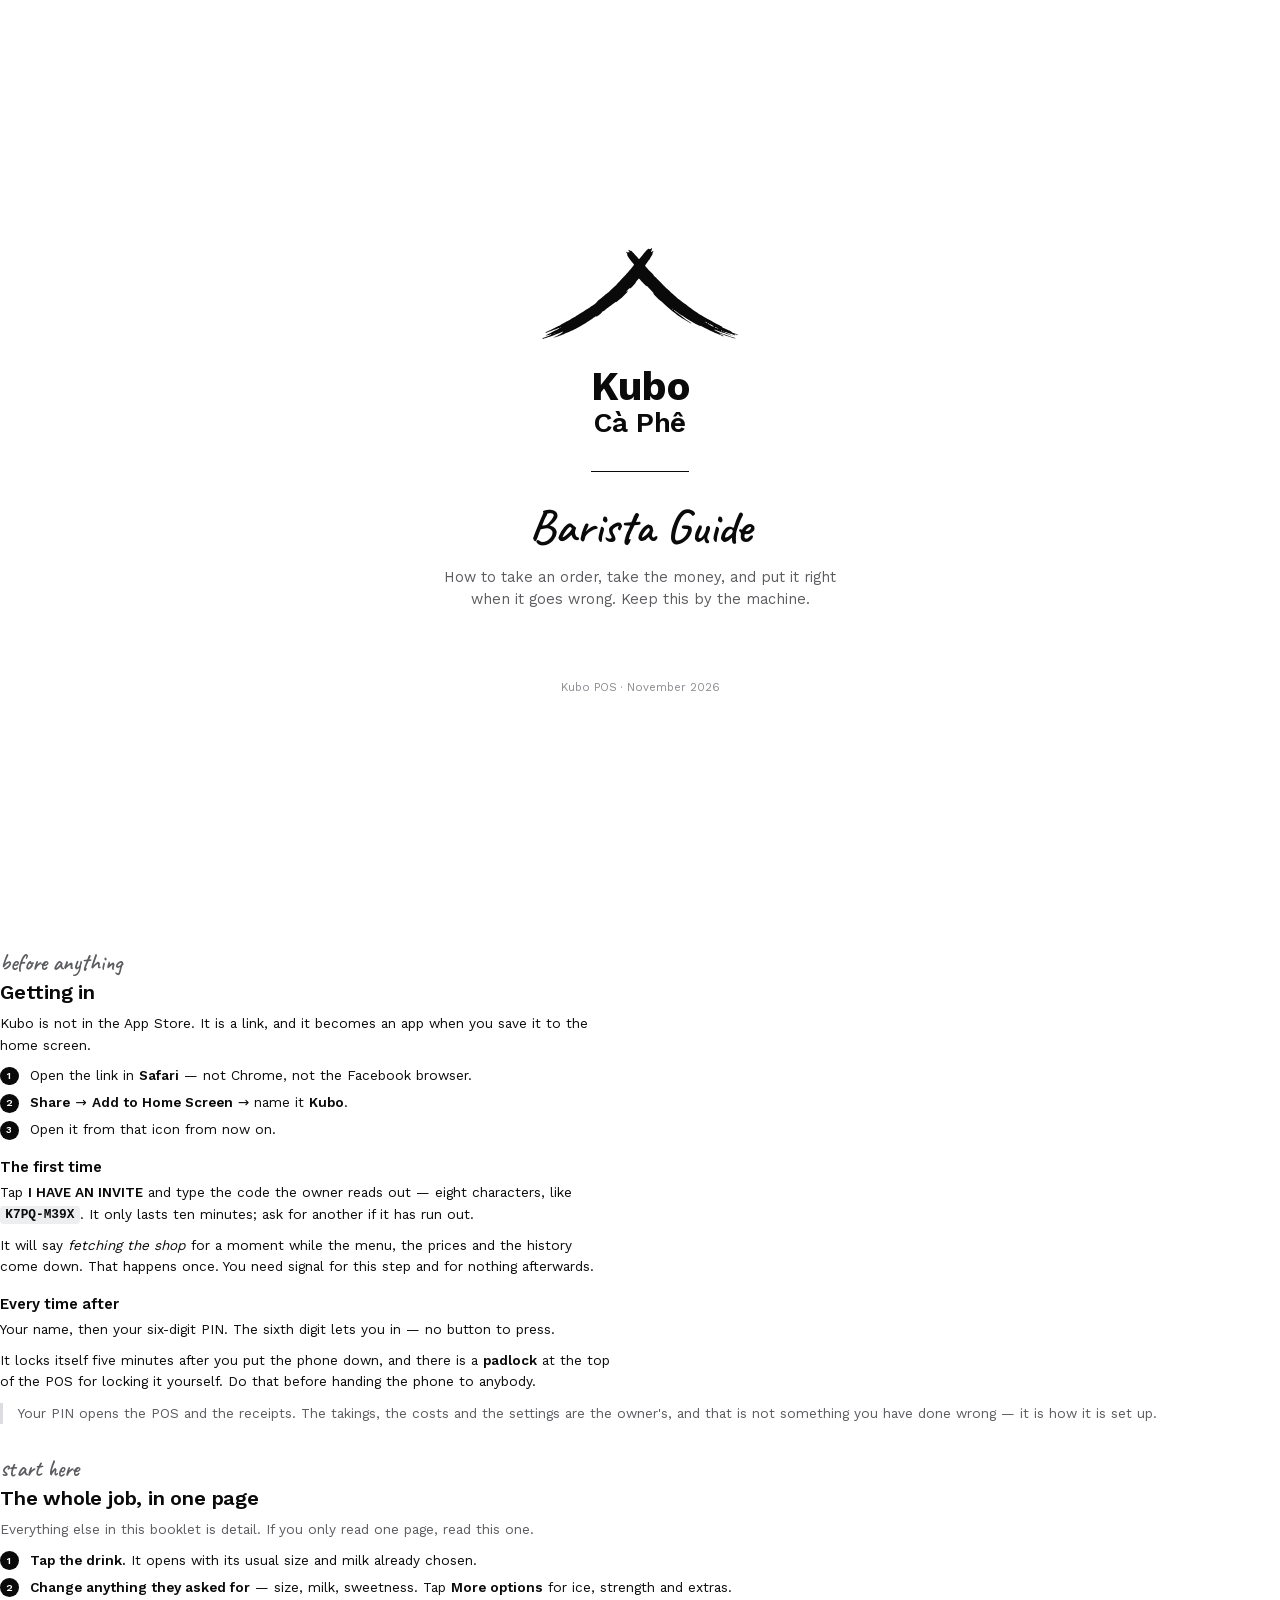
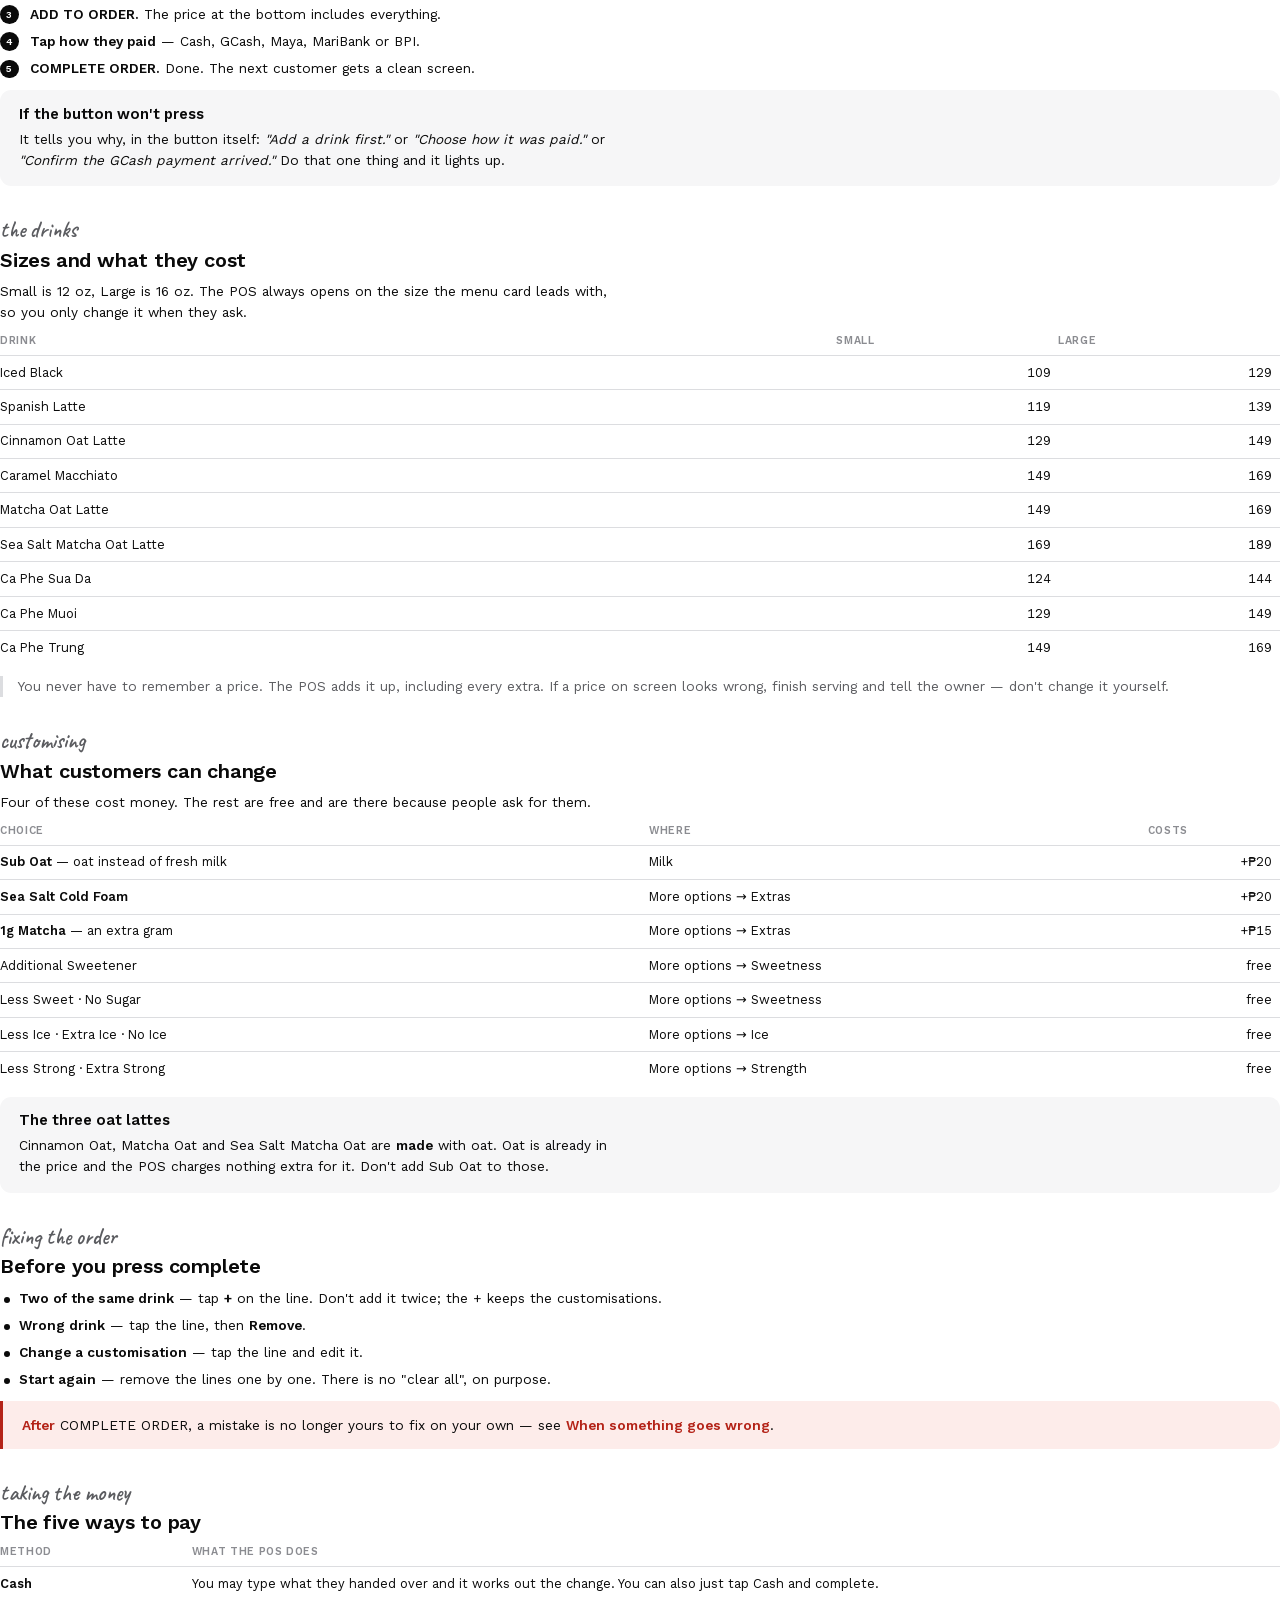
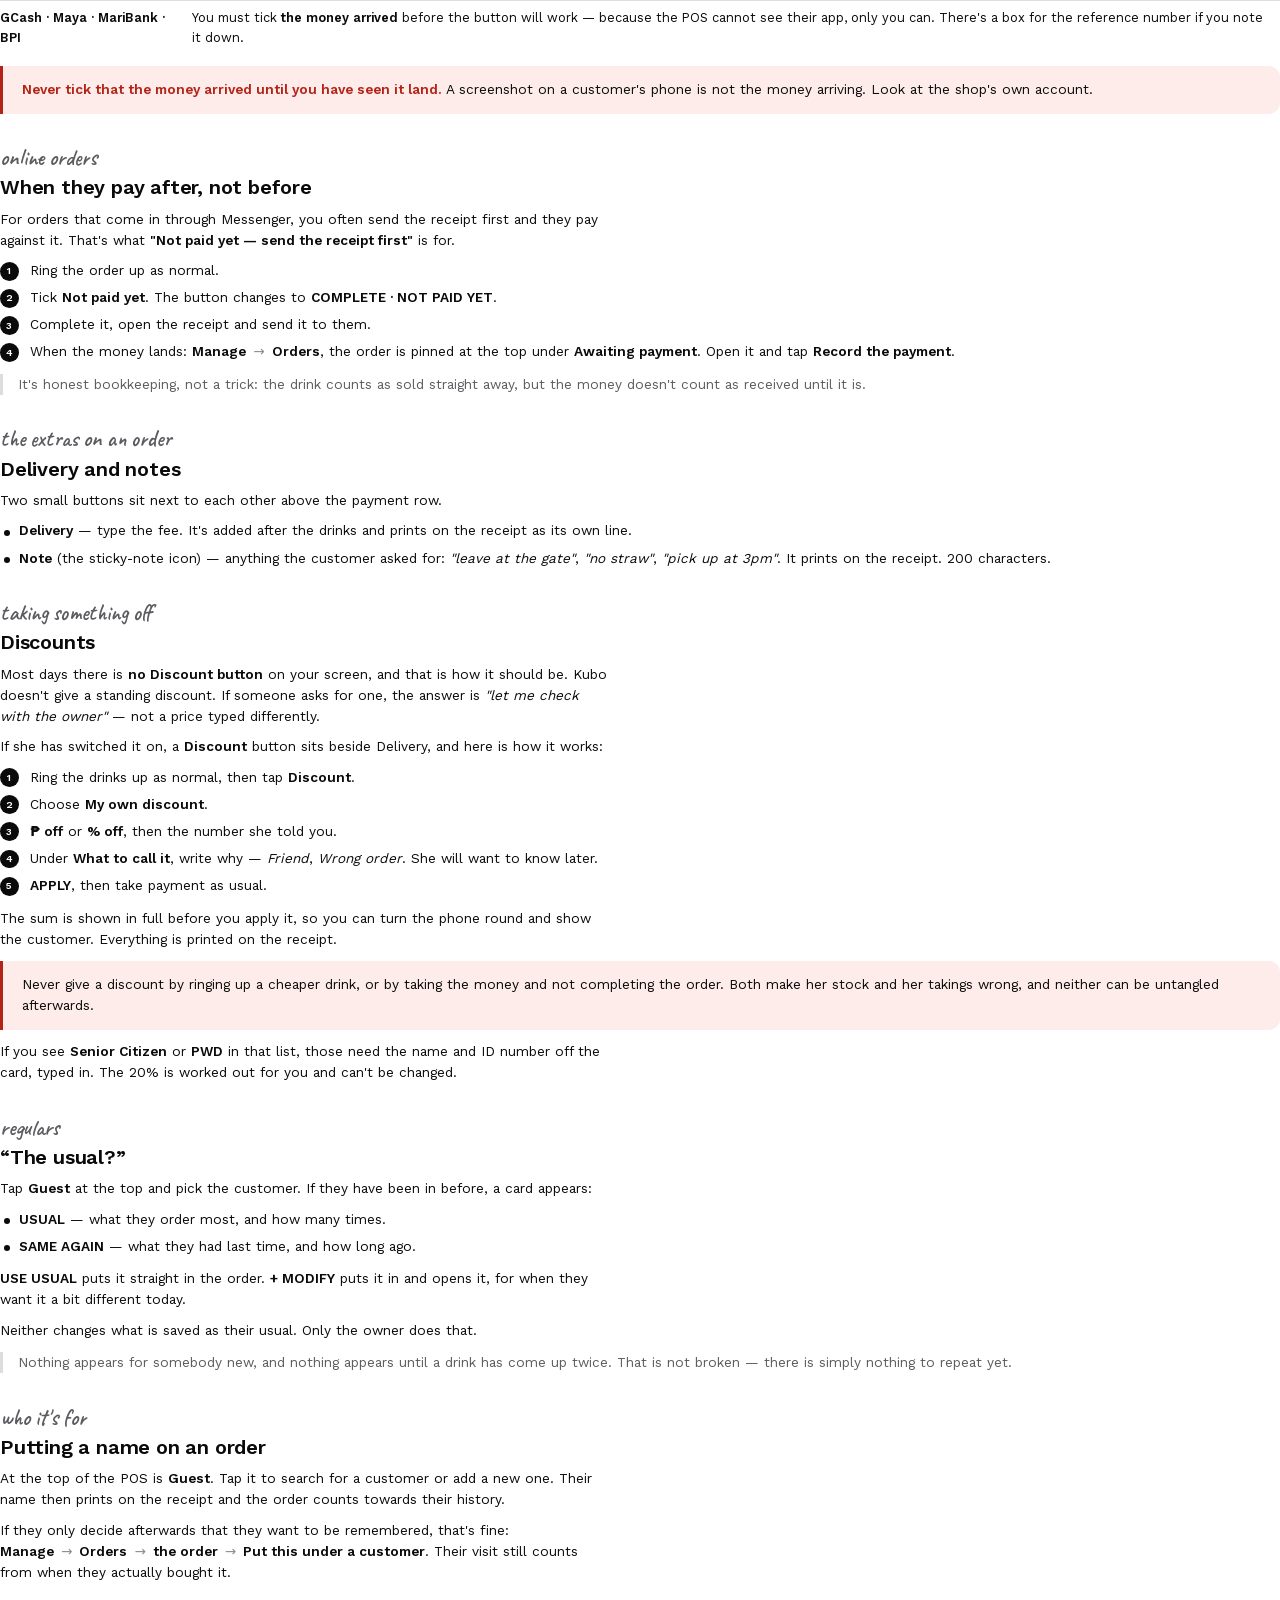
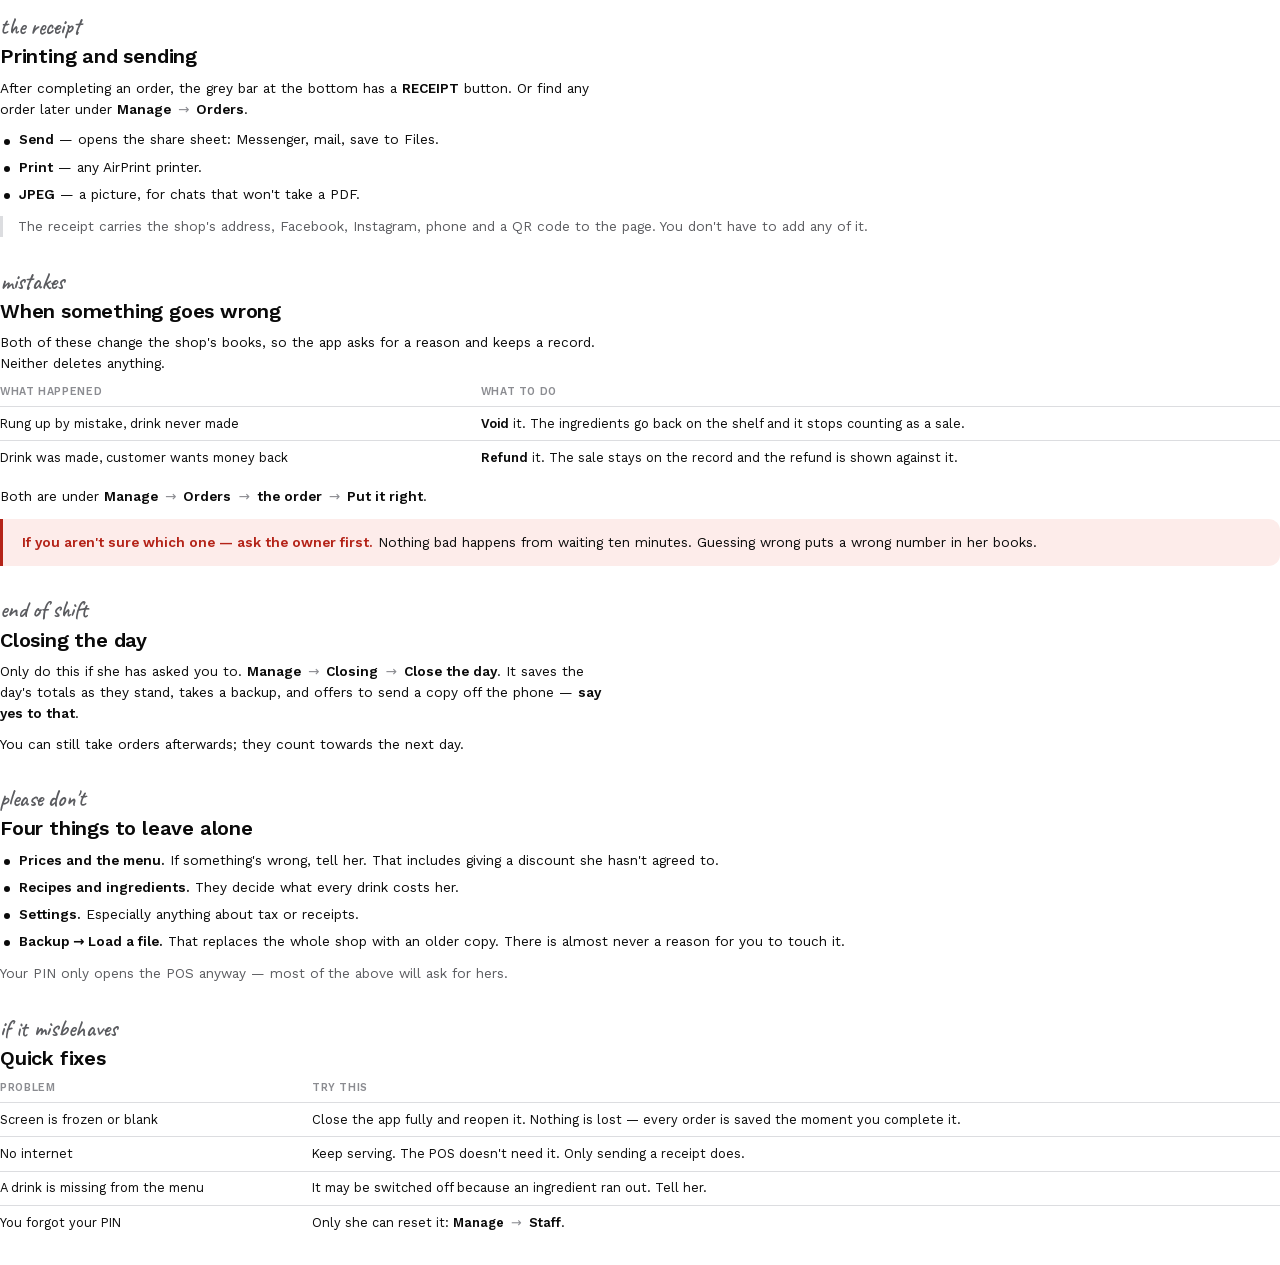
<file: docs/manual/barista.html>
<!doctype html><html lang="en"><head><meta charset="utf-8">
<title>Kubo Cà Phê — Barista Guide</title><style>
@font-face{font-family:'Work Sans';src:url([data-uri]) format('woff2');font-weight:100 900;font-style:normal;font-display:block}
@font-face{font-family:'Caveat';src:url([data-uri]) format('woff2');font-weight:400 700;font-style:normal;font-display:block}
:root{
  --paper:#FFFFFF; --panel:#F6F6F7; --sunk:#EDEEF0;
  --ink:#0A0A0A; --muted:#5B5C60; --faint:#8B8C91;
  --hair:#DCDDE0; --alert:#B42318; --alertsoft:#FDECEA;
}
*{box-sizing:border-box}
@page{size:A4; margin:17mm 16mm 16mm 16mm}
html,body{margin:0;padding:0}
body{font-family:'Work Sans',system-ui,sans-serif; color:var(--ink);
  background:var(--paper); font-size:10.2pt; line-height:1.55;
  -webkit-font-smoothing:antialiased}
h1,h2,h3{font-weight:600; line-height:1.2; margin:0}
.hand{font-family:'Caveat',cursive; font-weight:600}
.cover{height:250mm; display:flex; flex-direction:column; justify-content:center;
  align-items:center; text-align:center; page-break-after:always}
.cover svg{width:52mm; margin-bottom:7mm}
.cover .shop{font-size:30pt; font-weight:700; letter-spacing:-.01em; line-height:1.05}
.cover .shop em{display:block; font-style:normal; font-size:21pt; font-weight:600}
.cover .rule{width:26mm; height:1px; background:var(--ink); margin:9mm 0 8mm}
.cover .kind{font-family:'Caveat',cursive; font-weight:600; font-size:36pt; line-height:1}
.cover .who{font-size:11pt; color:var(--muted); margin-top:4mm; max-width:108mm}
.cover .foot{font-size:8.5pt; color:var(--faint); margin-top:18mm}
section{page-break-inside:avoid; margin:0 0 7mm}
.eyebrow{font-family:'Caveat',cursive; font-weight:600; font-size:17pt;
  color:var(--muted); margin-bottom:0}
h2{font-size:15pt; margin-bottom:2.5mm; letter-spacing:-.01em}
h3{font-size:11pt; margin:5mm 0 1.5mm}
p{margin:0 0 2.5mm; max-width:162mm}
.lede{color:var(--muted)}
ol,ul{margin:0 0 3mm}
li{margin-bottom:1.6mm}
ol{counter-reset:step; list-style:none; padding-left:0}
ol>li{counter-increment:step; position:relative; padding-left:8mm}
ol>li::before{content:counter(step); position:absolute; left:0; top:.4mm;
  width:5mm; height:5mm; border-radius:50%; background:var(--ink); color:#fff;
  font-size:7.5pt; font-weight:600; display:flex; align-items:center;
  justify-content:center}
ul{list-style:none; padding-left:0}
ul>li{position:relative; padding-left:5mm}
ul>li::before{content:''; position:absolute; left:1mm; top:2.4mm;
  width:1.6mm; height:1.6mm; border-radius:50%; background:var(--ink)}
b,strong{font-weight:600}
code{font-weight:600; background:var(--sunk); padding:.3mm 1.4mm;
  border-radius:1mm; font-size:9.6pt}
.panel{background:var(--panel); border-radius:3mm; padding:4mm 5mm; margin:3mm 0}
.panel h3{margin-top:0}
.warn{background:var(--alertsoft); border-left:1mm solid var(--alert);
  border-radius:0 3mm 3mm 0; padding:3.5mm 5mm; margin:3mm 0}
.warn b{color:var(--alert)}
.note{border-left:1mm solid var(--hair); padding-left:4mm; margin:3mm 0;
  color:var(--muted)}
table{width:100%; border-collapse:collapse; margin:2mm 0 3mm; font-size:9.6pt}
th{text-align:left; font-weight:600; font-size:8pt; text-transform:uppercase;
  letter-spacing:.06em; color:var(--faint); border-bottom:1px solid var(--hair);
  padding:0 2mm 1.5mm 0}
td{padding:1.8mm 2mm 1.8mm 0; border-bottom:1px solid var(--hair);
  vertical-align:top}
td.num{text-align:right; font-variant-numeric:tabular-nums; white-space:nowrap}
tr:last-child td{border-bottom:none}
.path{font-weight:600; white-space:nowrap}
.path span{color:var(--faint); font-weight:500; margin:0 .8mm}
.pagebreak{page-break-before:always}
.toc td{border:none; padding:1.4mm 2mm 1.4mm 0}
.toc .n{color:var(--faint); width:8mm}
</style></head><body>
<div class="cover"><svg viewBox="0 0 1000 463.09" xmlns="http://www.w3.org/2000/svg"><path fill="#0A0A0A" fill-rule="evenodd" d="M0.96 461.26C0.96 460.43 12.55 455.23 18.7 453.29C26.02 450.99 46.92 441.39 46.95 440.32C46.99 438.63 44.93 438.82 39.31 441.04C36.63 442.09 33.58 442.95 32.52 442.95C31.45 442.95 29.41 443.56 27.96 444.31C24.45 446.12 18.22 447.26 18.22 446.08C18.22 445.57 28.25 440.13 40.51 433.98C52.77 427.84 67.11 420.45 72.39 417.56C77.66 414.66 83.38 411.67 85.09 410.9C88.16 409.51 89.42 406.52 86.93 406.52C86.22 406.52 81.37 408.28 76.14 410.42C70.91 412.57 60.16 416.7 52.25 419.59C44.34 422.48 33.65 426.41 28.5 428.32C21.57 430.88 18.85 431.51 18.05 430.71C17.26 429.91 17.95 429.22 20.71 428.03C27.02 425.33 32.01 422.96 34.52 421.47C35.83 420.69 45.54 415.85 56.09 410.71C66.63 405.58 76.87 400.38 78.84 399.15C80.81 397.93 84.26 396.21 86.51 395.32C88.76 394.44 92.33 392.63 94.44 391.32C96.55 390 101.08 387.46 104.51 385.68C107.93 383.89 113.33 381.01 116.49 379.28C119.65 377.55 124.62 374.86 127.52 373.3C130.42 371.74 138.73 367.04 145.99 362.85C153.24 358.66 160.97 354.23 163.16 353.02C165.35 351.81 168.69 349.62 170.58 348.15C172.47 346.68 174.78 345.2 175.71 344.86C176.64 344.53 181.17 341.8 185.77 338.81C194.89 332.88 210.5 322.76 218.12 317.84C220.76 316.14 225.5 313.32 228.67 311.59C231.83 309.85 235.28 307.68 236.34 306.75C237.39 305.83 240.26 303.84 242.72 302.34C260.48 291.5 278.04 278.57 278.04 276.34C278.04 273.72 288.15 264.62 309.71 247.84C319.77 240.02 330.69 231.08 334.13 227.86C335.19 226.87 337.75 224.97 339.84 223.64C341.92 222.3 351.41 213.54 360.93 204.17C370.45 194.79 379.1 186.33 380.16 185.36C381.21 184.4 385.05 180.15 388.69 175.93C393.98 169.79 408.87 153.85 426.2 135.77C429.16 132.68 450.79 107.62 453.46 104.19C454.76 102.52 458.75 97.85 462.33 93.81C465.91 89.77 468.84 85.95 468.84 85.32C468.84 84.21 463.19 76.88 455.54 68.07C451.88 63.85 448.53 59.44 440.42 48.18C435.23 40.96 431.63 33.34 433.18 32.82C435.24 32.13 434.39 29.18 430.97 25.19C429.12 23.03 427.61 20.8 427.61 20.22C427.61 18.53 430.34 19.02 432.41 21.09C434.68 23.37 436.24 23.56 436.24 21.57C436.24 19.71 439.49 19.71 441.04 21.57C442.44 23.26 444.87 23.49 444.87 21.93C444.87 21.33 443.55 18.53 441.93 15.71C437.61 8.16 439.95 5.92 445.83 11.98C449.13 15.39 451.14 16.18 451.77 14.3C452.4 12.4 456.96 15.36 459.36 19.22C460.62 21.26 462.14 23.05 462.74 23.21C463.33 23.36 466.5 26.51 469.77 30.2C473.04 33.89 477.95 39.29 480.68 42.19C483.41 45.09 487.1 49.29 488.87 51.53C490.65 53.78 492.72 55.61 493.48 55.61C495.07 55.61 495.36 55.33 502.32 46.98C505.17 43.55 508.2 40.1 509.05 39.31C509.9 38.52 511.64 36.36 512.92 34.52C514.2 32.67 515.48 30.94 515.77 30.68C516.06 30.42 519.11 26.99 522.53 23.06C525.96 19.13 531.6 12.95 535.08 9.33C540.64 3.54 541.69 2.84 543.96 3.4C545.37 3.76 546.88 4.68 547.3 5.44C548.4 7.41 552.77 6.13 555.1 3.17C557.51 0.11 560.54 0.54 560.07 3.86C559.89 5.16 558.98 7.96 558.06 10.07C554.82 17.51 553.92 20.2 554.49 20.77C555.34 21.63 560.49 19.28 562.4 17.17C566.6 12.53 568.53 16.63 564.66 21.98C561.67 26.11 561.25 27.78 562.81 29.35C563.46 30 562.88 31.71 561.02 34.57C555.41 43.22 551.29 49.91 551.29 50.37C551.29 51.24 546.15 58.89 543.34 62.2C541.83 63.98 540.11 66.57 539.51 67.95C538.55 70.17 530.75 81.18 529.24 82.45C527.45 83.96 524.36 89.38 524.62 90.55C525.05 92.46 544.92 114.44 557.16 126.55C562.77 132.09 568.05 138 568.9 139.67C569.75 141.35 571.24 142.97 572.2 143.28C573.95 143.83 592.16 161.93 604.57 175.46C613.11 184.76 633.96 205.51 639.5 210.22C641.87 212.24 647.27 217.07 651.49 220.95C655.7 224.83 662.82 231.34 667.31 235.42C671.79 239.49 678.48 245.56 682.17 248.92C689.48 255.56 692.45 257.92 707.57 269.13C713.11 273.23 718.63 277.56 719.84 278.75C721.05 279.94 723.42 281.62 725.11 282.49C728.1 284.02 729.18 284.85 738.67 292.9C746.43 299.48 793.56 332.69 795.14 332.69C795.88 332.69 805.84 338.88 808.64 341.08C810.15 342.27 811.73 343.24 812.16 343.24C812.59 343.24 816.3 345.4 820.42 348.03C824.53 350.67 828.29 352.83 828.77 352.83C829.25 352.83 830.98 353.85 832.61 355.1C834.25 356.35 839.25 359.2 843.73 361.44C848.21 363.67 852.53 366.08 853.34 366.79C854.15 367.51 865.15 373.35 877.79 379.78C890.43 386.21 901.85 392.2 903.16 393.1C904.48 394 908.43 396.1 911.94 397.76C916.9 400.11 918.22 401.16 917.87 402.49C917.52 403.86 919.32 405.1 926.83 408.65C932.01 411.1 938.18 413.85 940.56 414.76C942.93 415.66 945.55 416.99 946.38 417.69C947.22 418.4 948.42 418.98 949.05 418.98C951.47 418.98 962.16 424.07 963.37 425.81C964.98 428.11 967.96 429.63 981.18 434.94C996.23 440.97 998.99 442.31 999.02 443.64C999.03 444.41 995.77 443.67 989.49 441.48C978.56 437.68 978.91 437.74 978.91 439.44C978.91 440.15 980.01 441.23 981.36 441.84C984.24 443.16 983.53 445.23 980.5 444.32C979.36 443.98 975.19 442.17 971.24 440.31C967.28 438.44 962.5 436.8 960.61 436.66C958.72 436.52 952.6 434.69 947.02 432.58C933.97 427.67 930.97 426.98 930.97 428.93C930.97 429.76 932.32 430.79 934.08 431.31C938.31 432.53 952.81 438.5 958.48 441.34C961.01 442.61 964.71 444.17 966.68 444.81C968.66 445.45 970.28 446.42 970.28 446.97C970.28 447.51 969.71 447.73 969.01 447.46C968.31 447.2 961.29 444.71 953.43 441.94C945.56 439.18 935.67 435.69 931.45 434.19C927.23 432.69 923.2 431.46 922.48 431.45C921.77 431.45 919.83 430.86 918.17 430.14C916.51 429.42 911.27 427.61 906.52 426.12C901.77 424.63 897.24 423.1 896.45 422.73C890.2 419.79 880.54 416.11 879.07 416.11C875.84 416.11 877.19 418.66 881.35 420.41C883.59 421.36 888.88 423.79 893.1 425.82C897.32 427.84 905.51 431.18 911.31 433.23C917.11 435.29 925.53 438.33 930.01 440C934.49 441.66 940.75 443.9 943.91 444.98C947.08 446.05 950.53 447.32 951.58 447.8C954.32 449.04 965.48 452.8 975.55 455.87C985.44 458.88 988.46 460.8 981.78 459.82C976.97 459.12 967.23 456.33 957.81 452.97C954.39 451.74 946.84 449.36 941.04 447.68C935.23 446 930.04 444.27 929.5 443.84C928.23 442.84 906.91 435.3 905.32 435.29C903.07 435.28 904.12 438.2 906.76 439.31C915.62 443.02 923.3 446.95 923.3 447.76C923.3 449.11 920.72 448.93 917.21 447.33C915.55 446.58 909.88 444.15 904.6 441.94C899.33 439.73 892.31 436.68 889 435.16C885.69 433.65 882.73 432.41 882.42 432.41C879.75 432.41 826.55 406.71 812.23 398.5C805.54 394.67 804.77 394.45 804.14 396.21C803.82 397.08 802.29 396.72 798.54 394.88C795.71 393.49 789.72 390.61 785.23 388.48C780.75 386.36 774.5 382.94 771.33 380.88C768.17 378.82 761.7 374.6 756.95 371.5C752.21 368.4 746.16 364.73 743.53 363.34C736.91 359.84 726.92 353.62 716.68 346.62C697.37 333.42 684.73 324.5 679.07 320.09C672.72 315.14 670.8 314.4 671.32 317.11C671.62 318.68 680.01 325.4 703.26 342.69C708.53 346.62 715.22 351.69 718.12 353.96C721.01 356.24 726.13 359.94 729.48 362.19C732.82 364.44 737.36 367.73 739.55 369.5C741.74 371.27 744.82 373.43 746.4 374.3C756.42 379.81 758.9 381.47 759.18 382.88C759.41 384.07 759.06 384.28 757.74 383.74C754.01 382.22 743.05 375.63 743.05 374.92C743.05 374.5 741.86 373.91 740.41 373.6C738.96 373.29 731.84 369.13 724.59 364.37C717.34 359.6 711.22 355.7 711 355.7C709.43 355.7 673.15 329.54 662.03 320.39C643.49 305.13 629.33 292.49 614.88 278.28C609.91 273.41 605.25 269.42 604.51 269.42C603.06 269.42 589.67 257.06 575.48 242.61C567.89 234.9 566.64 233.19 567.08 231.11C567.52 229 565.97 227.01 555.85 216.64C549.39 210.03 541.95 201.94 539.31 198.67C534.56 192.77 532.71 191.6 531.82 193.91C531.23 195.45 511.45 175.94 501.71 164.19C497.66 159.31 493.8 155.32 493.14 155.32C492.48 155.32 490.73 156.9 489.25 158.84C487.78 160.77 484.74 164.38 482.5 166.85C480.26 169.32 478.43 171.97 478.43 172.75C478.43 174.88 471.82 183.29 461.15 194.75C451.97 204.6 447.79 207.71 446.99 205.3C446.25 203.1 444.25 204.4 438.4 210.87C432.02 217.92 431.26 219.56 434.32 219.56C435.46 219.56 436.24 220.2 436.24 221.13C436.24 223 404.82 254.6 399.33 258.26C397.22 259.67 392.69 263.2 389.26 266.12C378.39 275.37 376.51 276.69 376.08 275.4C375.44 273.5 373.75 274 370.61 277.03C369 278.58 361 284.81 352.83 290.88C344.65 296.94 337.51 302.3 336.95 302.79C336.39 303.27 334.88 304.23 333.59 304.9C332.31 305.58 330.39 306.94 329.34 307.93C321.32 315.45 313.86 321.29 311.74 321.72C306.65 322.75 304.41 324.49 304.41 327.41C304.41 330.29 301.22 333.28 288.78 342.05C279.54 348.56 278.01 349.34 276.83 348.16C275.02 346.35 272.79 346.93 269.89 349.95C268.38 351.53 266.43 352.83 265.57 352.83C264.7 352.83 262.96 353.93 261.69 355.29C260.42 356.64 257.86 358.65 256.01 359.75C254.15 360.86 250.31 363.53 247.46 365.69C244.62 367.84 240.41 370.69 238.12 372C235.82 373.32 229.74 376.99 224.6 380.15C219.46 383.32 213.72 386.77 211.84 387.82C209.97 388.88 206.16 391.04 203.37 392.62C172.53 410.14 163.07 415.15 149.09 421.41C145.93 422.82 141.76 424.8 139.83 425.81C137.9 426.81 133.8 428.44 130.72 429.43C124.82 431.32 115.14 435.52 106.9 439.77C105.85 440.31 101.53 441.96 97.32 443.44C93.1 444.92 84.9 447.83 79.1 449.92C67.59 454.04 60.11 456.32 59.59 455.85C58.73 455.08 60.76 453.53 64.01 452.48C69.33 450.75 82.54 443.99 85.6 441.43C87.06 440.2 89.76 438.91 91.59 438.57C93.87 438.14 94.92 437.42 94.92 436.28C94.92 435.14 96.89 433.78 101.15 431.96C104.58 430.51 107.38 428.72 107.38 427.98C107.38 426.12 105.83 426.34 99.23 429.15C89.5 433.3 66.88 441.89 64.06 442.51C62.59 442.84 61.14 443.5 60.84 443.99C60.54 444.47 59.43 444.87 58.38 444.87C57.34 444.87 51.86 446.55 46.22 448.61C31.49 453.97 5.41 462.13 3 462.13C1.88 462.13 0.96 461.74 0.96 461.26ZM63.28 433.84C63.28 433.05 62.63 432.41 61.84 432.41C61.05 432.41 60.4 433.05 60.4 433.84C60.4 434.64 61.05 435.28 61.84 435.28C62.63 435.28 63.28 434.64 63.28 433.84ZM929.05 427.13C929.05 426.34 928.4 425.7 927.61 425.7C926.82 425.7 926.17 426.34 926.17 427.13C926.17 427.92 926.82 428.57 927.61 428.57C928.4 428.57 929.05 427.92 929.05 427.13ZM924.26 425.22C924.26 424.42 923.61 423.78 922.82 423.78C922.03 423.78 921.38 424.42 921.38 425.22C921.38 426.01 922.03 426.65 922.82 426.65C923.61 426.65 924.26 426.01 924.26 425.22ZM917.55 423.45C917.55 422.24 913.75 419.94 911.75 419.94C909.97 419.94 910.86 422.54 912.99 423.57C915.98 425.01 917.55 424.97 917.55 423.45ZM896.45 408.92C896.45 408.12 895.6 407.48 894.53 407.48C893.47 407.48 892.62 408.12 892.62 408.92C892.62 409.72 893.47 410.35 894.53 410.35C895.6 410.35 896.45 409.72 896.45 408.92ZM890.7 407.08C890.7 405.63 883.49 401.73 880.81 401.73C877.62 401.73 879.28 404.29 883.75 406.25C889.29 408.68 890.7 408.85 890.7 407.08ZM93.96 405.08C93.96 404.29 93.31 403.64 92.52 403.64C91.73 403.64 91.08 404.29 91.08 405.08C91.08 405.87 91.73 406.52 92.52 406.52C93.31 406.52 93.96 405.87 93.96 405.08ZM873.42 398.61C873.41 397.47 854.5 387.34 852.39 387.34C850.28 387.34 851.54 389.82 854.51 391.53C867.95 399.28 873.46 401.34 873.42 398.61ZM850.43 387.21C850.43 385.9 847.56 383.58 845.88 383.54C844.09 383.49 844.43 386.15 846.36 387.27C848.6 388.58 850.43 388.55 850.43 387.21ZM841.8 382.25C841.8 381.07 836.13 377.76 834.1 377.76C831.98 377.76 833.4 380.4 836.29 381.84C840.15 383.76 841.8 383.88 841.8 382.25ZM831.26 376.32C831.26 375.53 830.61 374.88 829.82 374.88C829.03 374.88 828.38 375.53 828.38 376.32C828.38 377.11 829.03 377.76 829.82 377.76C830.61 377.76 831.26 377.11 831.26 376.32ZM666.35 311.12C666.35 310.33 665.7 309.68 664.91 309.68C664.12 309.68 663.47 310.33 663.47 311.12C663.47 311.91 664.12 312.56 664.91 312.56C665.7 312.56 666.35 311.91 666.35 311.12ZM431.45 221.96C431.45 221.16 430.8 220.52 430.01 220.52C429.22 220.52 428.57 221.16 428.57 221.96C428.57 222.75 429.22 223.39 430.01 223.39C430.8 223.39 431.45 222.75 431.45 221.96Z"/></svg>
  <div class="shop">Kubo<em>Cà Phê</em></div>
  <div class="rule"></div>
  <div class="kind">Barista Guide</div>
  <div class="who">How to take an order, take the money, and put it right when it goes wrong. Keep this by the machine.</div>
  <div class="foot">Kubo POS · November 2026</div>
</div>

<section>
  <div class="eyebrow">before anything</div>
  <h2>Getting in</h2>
  <p>Kubo is not in the App Store. It is a link, and it becomes an app when
  you save it to the home screen.</p>
  <ol>
    <li>Open the link in <b>Safari</b> — not Chrome, not the Facebook
      browser.</li>
    <li><b>Share</b> → <b>Add to Home Screen</b> → name it <b>Kubo</b>.</li>
    <li>Open it from that icon from now on.</li>
  </ol>

  <h3>The first time</h3>
  <p>Tap <b>I HAVE AN INVITE</b> and type the code the owner reads out —
  eight characters, like <code>K7PQ-M39X</code>. It only lasts ten minutes;
  ask for another if it has run out.</p>
  <p>It will say <i>fetching the shop</i> for a moment while the menu, the
  prices and the history come down. That happens once. You need signal for
  this step and for nothing afterwards.</p>

  <h3>Every time after</h3>
  <p>Your name, then your six-digit PIN. The sixth digit lets you in — no
  button to press.</p>
  <p>It locks itself five minutes after you put the phone down, and there is
  a <b>padlock</b> at the top of the POS for locking it yourself. Do that
  before handing the phone to anybody.</p>
  <div class="note">Your PIN opens the POS and the receipts. The takings,
  the costs and the settings are the owner's, and that is not something you
  have done wrong — it is how it is set up.</div>
</section>

<section>
  <div class="eyebrow">start here</div>
  <h2>The whole job, in one page</h2>
  <p class="lede">Everything else in this booklet is detail. If you only read
  one page, read this one.</p>
  <ol>
    <li><b>Tap the drink.</b> It opens with its usual size and milk already
      chosen.</li>
    <li><b>Change anything they asked for</b> — size, milk, sweetness. Tap
      <b>More options</b> for ice, strength and extras.</li>
    <li><b>ADD TO ORDER.</b> The price at the bottom includes everything.</li>
    <li><b>Tap how they paid</b> — Cash, GCash, Maya, MariBank or BPI.</li>
    <li><b>COMPLETE ORDER.</b> Done. The next customer gets a clean screen.</li>
  </ol>
  <div class="panel">
    <h3>If the button won't press</h3>
    <p style="margin:0">It tells you why, in the button itself: <i>"Add a drink
    first."</i> or <i>"Choose how it was paid."</i> or <i>"Confirm the GCash
    payment arrived."</i> Do that one thing and it lights up.</p>
  </div>
</section>

<section>
  <div class="eyebrow">the drinks</div>
  <h2>Sizes and what they cost</h2>
  <p>Small is 12 oz, Large is 16 oz. The POS always opens on the size the
  menu card leads with, so you only change it when they ask.</p>
  <table>
    <tr><th>Drink</th><th class="num">Small</th><th class="num">Large</th></tr>
    <tr><td>Iced Black</td><td class="num">109</td><td class="num">129</td></tr>
    <tr><td>Spanish Latte</td><td class="num">119</td><td class="num">139</td></tr>
    <tr><td>Cinnamon Oat Latte</td><td class="num">129</td><td class="num">149</td></tr>
    <tr><td>Caramel Macchiato</td><td class="num">149</td><td class="num">169</td></tr>
    <tr><td>Matcha Oat Latte</td><td class="num">149</td><td class="num">169</td></tr>
    <tr><td>Sea Salt Matcha Oat Latte</td><td class="num">169</td><td class="num">189</td></tr>
    <tr><td>Ca Phe Sua Da</td><td class="num">124</td><td class="num">144</td></tr>
    <tr><td>Ca Phe Muoi</td><td class="num">129</td><td class="num">149</td></tr>
    <tr><td>Ca Phe Trung</td><td class="num">149</td><td class="num">169</td></tr>
  </table>
  <div class="note">You never have to remember a price. The POS adds it up,
  including every extra. If a price on screen looks wrong, finish serving and
  tell the owner — don't change it yourself.</div>
</section>

<section>
  <div class="eyebrow">customising</div>
  <h2>What customers can change</h2>
  <p>Four of these cost money. The rest are free and are there because people
  ask for them.</p>
  <table>
    <tr><th>Choice</th><th>Where</th><th class="num">Costs</th></tr>
    <tr><td><b>Sub Oat</b> — oat instead of fresh milk</td><td>Milk</td><td class="num">+₱20</td></tr>
    <tr><td><b>Sea Salt Cold Foam</b></td><td>More options → Extras</td><td class="num">+₱20</td></tr>
    <tr><td><b>1g Matcha</b> — an extra gram</td><td>More options → Extras</td><td class="num">+₱15</td></tr>
    <tr><td>Additional Sweetener</td><td>More options → Sweetness</td><td class="num">free</td></tr>
    <tr><td>Less Sweet · No Sugar</td><td>More options → Sweetness</td><td class="num">free</td></tr>
    <tr><td>Less Ice · Extra Ice · No Ice</td><td>More options → Ice</td><td class="num">free</td></tr>
    <tr><td>Less Strong · Extra Strong</td><td>More options → Strength</td><td class="num">free</td></tr>
  </table>
  <div class="panel">
    <h3>The three oat lattes</h3>
    <p style="margin:0">Cinnamon Oat, Matcha Oat and Sea Salt Matcha Oat are
    <b>made</b> with oat. Oat is already in the price and the POS charges
    nothing extra for it. Don't add Sub Oat to those.</p>
  </div>
</section>

<section>
  <div class="eyebrow">fixing the order</div>
  <h2>Before you press complete</h2>
  <ul>
    <li><b>Two of the same drink</b> — tap <b>+</b> on the line. Don't add it
      twice; the + keeps the customisations.</li>
    <li><b>Wrong drink</b> — tap the line, then <b>Remove</b>.</li>
    <li><b>Change a customisation</b> — tap the line and edit it.</li>
    <li><b>Start again</b> — remove the lines one by one. There is no "clear
      all", on purpose.</li>
  </ul>
  <div class="warn"><b>After</b> COMPLETE ORDER, a mistake is no longer yours
  to fix on your own — see <b>When something goes wrong</b>.</div>
</section>

<section class="pagebreak">
  <div class="eyebrow">taking the money</div>
  <h2>The five ways to pay</h2>
  <table>
    <tr><th>Method</th><th>What the POS does</th></tr>
    <tr><td><b>Cash</b></td><td>You may type what they handed over and it works
      out the change. You can also just tap Cash and complete.</td></tr>
    <tr><td><b>GCash · Maya · MariBank · BPI</b></td>
      <td>You must tick <b>the money arrived</b> before the button will work —
      because the POS cannot see their app, only you can. There's a box for
      the reference number if you note it down.</td></tr>
  </table>
  <div class="warn"><b>Never tick that the money arrived until you have seen
  it land.</b> A screenshot on a customer's phone is not the money arriving.
  Look at the shop's own account.</div>
</section>

<section>
  <div class="eyebrow">online orders</div>
  <h2>When they pay after, not before</h2>
  <p>For orders that come in through Messenger, you often send the receipt
  first and they pay against it. That's what <b>"Not paid yet — send the
  receipt first"</b> is for.</p>
  <ol>
    <li>Ring the order up as normal.</li>
    <li>Tick <b>Not paid yet</b>. The button changes to
      <b>COMPLETE · NOT PAID YET</b>.</li>
    <li>Complete it, open the receipt and send it to them.</li>
    <li>When the money lands: <span class="path">Manage <span>→</span> Orders</span>,
      the order is pinned at the top under <b>Awaiting payment</b>. Open it
      and tap <b>Record the payment</b>.</li>
  </ol>
  <div class="note">It's honest bookkeeping, not a trick: the drink counts as
  sold straight away, but the money doesn't count as received until it is.</div>
</section>

<section>
  <div class="eyebrow">the extras on an order</div>
  <h2>Delivery and notes</h2>
  <p>Two small buttons sit next to each other above the payment row.</p>
  <ul>
    <li><b>Delivery</b> — type the fee. It's added after the drinks and
      prints on the receipt as its own line.</li>
    <li><b>Note</b> (the sticky-note icon) — anything the customer asked for:
      <i>"leave at the gate"</i>, <i>"no straw"</i>, <i>"pick up at 3pm"</i>.
      It prints on the receipt. 200 characters.</li>
  </ul>
</section>

<section>
  <div class="eyebrow">taking something off</div>
  <h2>Discounts</h2>
  <p>Most days there is <b>no Discount button</b> on your screen, and that is
  how it should be. Kubo doesn't give a standing discount. If someone asks for
  one, the answer is <i>"let me check with the owner"</i> — not a price typed
  differently.</p>
  <p>If she has switched it on, a <b>Discount</b> button sits beside Delivery,
  and here is how it works:</p>
  <ol>
    <li>Ring the drinks up as normal, then tap <b>Discount</b>.</li>
    <li>Choose <b>My own discount</b>.</li>
    <li><b>₱ off</b> or <b>% off</b>, then the number she told you.</li>
    <li>Under <b>What to call it</b>, write why — <i>Friend</i>, <i>Wrong
      order</i>. She will want to know later.</li>
    <li><b>APPLY</b>, then take payment as usual.</li>
  </ol>
  <p>The sum is shown in full before you apply it, so you can turn the phone
  round and show the customer. Everything is printed on the receipt.</p>
  <div class="warn">Never give a discount by ringing up a cheaper drink, or by
  taking the money and not completing the order. Both make her stock and her
  takings wrong, and neither can be untangled afterwards.</div>
  <p>If you see <b>Senior Citizen</b> or <b>PWD</b> in that list, those need
  the name and ID number off the card, typed in. The 20% is worked out for
  you and can't be changed.</p>
</section>

<section>
  <div class="eyebrow">regulars</div>
  <h2>“The usual?”</h2>
  <p>Tap <b>Guest</b> at the top and pick the customer. If they have been in
  before, a card appears:</p>
  <ul>
    <li><b>USUAL</b> — what they order most, and how many times.</li>
    <li><b>SAME AGAIN</b> — what they had last time, and how long ago.</li>
  </ul>
  <p><b>USE USUAL</b> puts it straight in the order. <b>+ MODIFY</b> puts it
  in and opens it, for when they want it a bit different today.</p>
  <p>Neither changes what is saved as their usual. Only the owner does that.</p>
  <div class="note">Nothing appears for somebody new, and nothing appears
  until a drink has come up twice. That is not broken — there is simply
  nothing to repeat yet.</div>
</section>

<section>
  <div class="eyebrow">who it's for</div>
  <h2>Putting a name on an order</h2>
  <p>At the top of the POS is <b>Guest</b>. Tap it to search for a customer or
  add a new one. Their name then prints on the receipt and the order counts
  towards their history.</p>
  <p>If they only decide afterwards that they want to be remembered, that's
  fine: <span class="path">Manage <span>→</span> Orders <span>→</span> the
  order <span>→</span> Put this under a customer</span>. Their visit still
  counts from when they actually bought it.</p>
</section>

<section>
  <div class="eyebrow">the receipt</div>
  <h2>Printing and sending</h2>
  <p>After completing an order, the grey bar at the bottom has a
  <b>RECEIPT</b> button. Or find any order later under
  <span class="path">Manage <span>→</span> Orders</span>.</p>
  <ul>
    <li><b>Send</b> — opens the share sheet: Messenger, mail, save to Files.</li>
    <li><b>Print</b> — any AirPrint printer.</li>
    <li><b>JPEG</b> — a picture, for chats that won't take a PDF.</li>
  </ul>
  <div class="note">The receipt carries the shop's address, Facebook,
  Instagram, phone and a QR code to the page. You don't have to add any of it.</div>
</section>

<section class="pagebreak">
  <div class="eyebrow">mistakes</div>
  <h2>When something goes wrong</h2>
  <p>Both of these change the shop's books, so the app asks for a reason and
  keeps a record. Neither deletes anything.</p>
  <table>
    <tr><th>What happened</th><th>What to do</th></tr>
    <tr><td>Rung up by mistake, drink never made</td>
      <td><b>Void</b> it. The ingredients go back on the shelf and it stops
      counting as a sale.</td></tr>
    <tr><td>Drink was made, customer wants money back</td>
      <td><b>Refund</b> it. The sale stays on the record and the refund is
      shown against it.</td></tr>
  </table>
  <p>Both are under <span class="path">Manage <span>→</span> Orders
  <span>→</span> the order <span>→</span> Put it right</span>.</p>
  <div class="warn"><b>If you aren't sure which one — ask the owner first.</b>
  Nothing bad happens from waiting ten minutes. Guessing wrong puts a wrong
  number in her books.</div>
</section>

<section>
  <div class="eyebrow">end of shift</div>
  <h2>Closing the day</h2>
  <p>Only do this if she has asked you to.
  <span class="path">Manage <span>→</span> Closing <span>→</span> Close the
  day</span>. It saves the day's totals as they stand, takes a backup, and
  offers to send a copy off the phone — <b>say yes to that</b>.</p>
  <p>You can still take orders afterwards; they count towards the next day.</p>
</section>

<section>
  <div class="eyebrow">please don't</div>
  <h2>Four things to leave alone</h2>
  <ul>
    <li><b>Prices and the menu.</b> If something's wrong, tell her. That
      includes giving a discount she hasn't agreed to.</li>
    <li><b>Recipes and ingredients.</b> They decide what every drink costs her.</li>
    <li><b>Settings.</b> Especially anything about tax or receipts.</li>
    <li><b>Backup → Load a file.</b> That replaces the whole shop with an
      older copy. There is almost never a reason for you to touch it.</li>
  </ul>
  <p class="lede">Your PIN only opens the POS anyway — most of the above will
  ask for hers.</p>
</section>

<section>
  <div class="eyebrow">if it misbehaves</div>
  <h2>Quick fixes</h2>
  <table>
    <tr><th>Problem</th><th>Try this</th></tr>
    <tr><td>Screen is frozen or blank</td><td>Close the app fully and reopen
      it. Nothing is lost — every order is saved the moment you complete it.</td></tr>
    <tr><td>No internet</td><td>Keep serving. The POS doesn't need it. Only
      sending a receipt does.</td></tr>
    <tr><td>A drink is missing from the menu</td><td>It may be switched off
      because an ingredient ran out. Tell her.</td></tr>
    <tr><td>You forgot your PIN</td><td>Only she can reset it:
      <span class="path">Manage <span>→</span> Staff</span>.</td></tr>
  </table>
</section>

</body></html>
</file>
